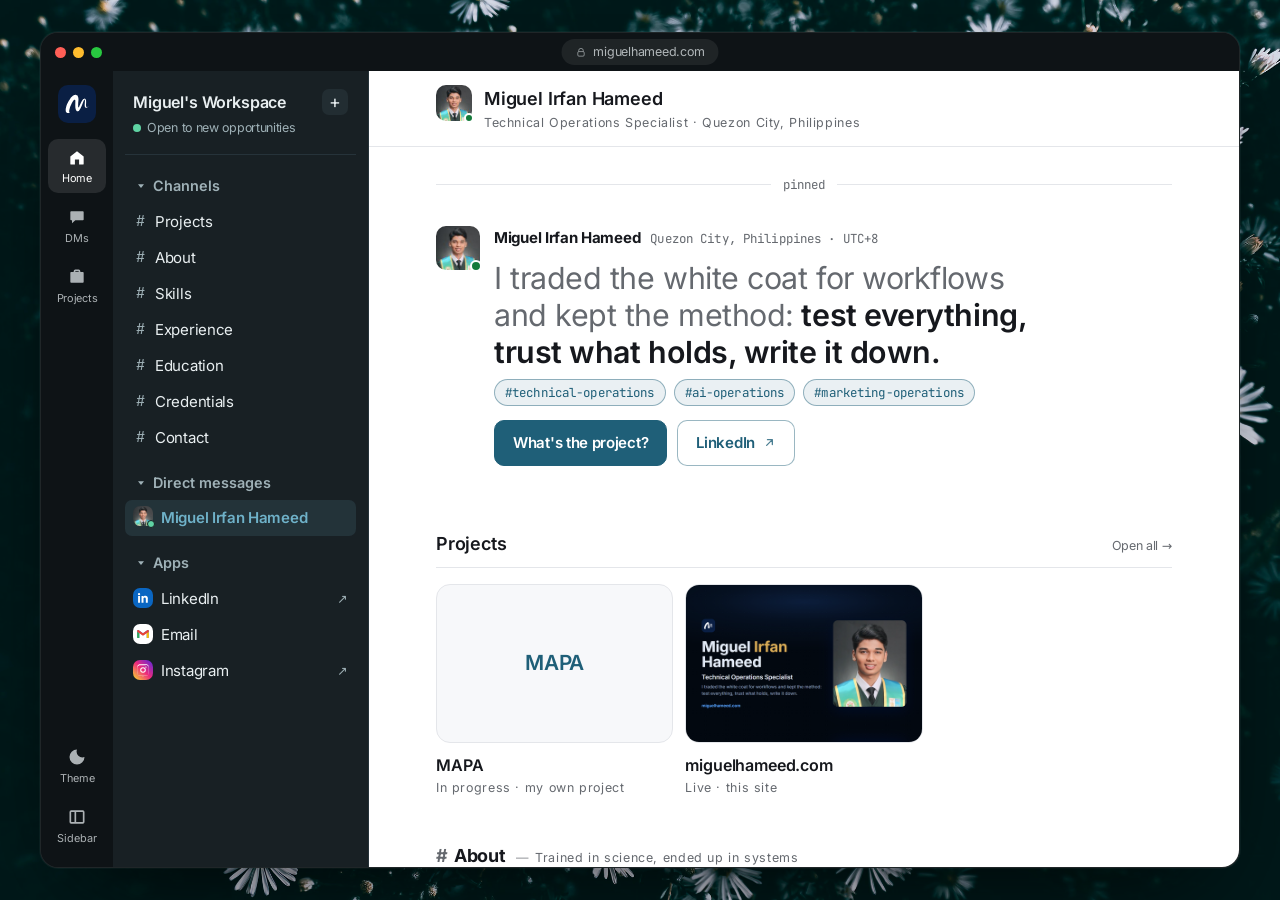
<file: index.html>
<!DOCTYPE html>
<html lang="en" data-theme="dark" data-prerendered>
<head>
  <meta charset="utf-8" />
  <meta name="viewport" content="width=device-width, initial-scale=1" />
  <title>Miguel Irfan Hameed — Technical Operations Specialist</title>
  <meta name="description" content="Miguel Irfan Hameed, Technical Operations Specialist in Quezon City, Philippines. I traded the white coat for workflows and kept the method: test everything, trust what holds, write it down. Open to work anywhere." />
  <meta name="theme-color" content="#182024" />
  <script>(function () { var u = new URLSearchParams(location.search).get('theme'), s = null; try { s = localStorage.getItem('mh-theme'); } catch (e) {} if (u === 'burgundy' || (u !== 'dark' && s === 'burgundy')) document.documentElement.dataset.theme = 'burgundy'; })();</script>
  <link rel="canonical" href="https://miguelhameed.com/" />
  <meta name="google-site-verification" content="iV2LYJ0MiXx-lplB7y9ovECImsSYhobyRBdW2v5pWPQ" />
  <link rel="icon" href="favicon.ico" />
  <link rel="apple-touch-icon" href="images/site/apple-touch-icon.png" />

  <meta property="og:type" content="profile" />
  <meta property="og:site_name" content="Miguel Irfan Hameed" />
  <meta property="og:url" content="https://miguelhameed.com/" />
  <meta property="og:title" content="Miguel Irfan Hameed — Technical Operations Specialist" />
  <meta property="og:description" content="I traded the white coat for workflows and kept the method: test everything, trust what holds, write it down. Quezon City, Philippines — open to work anywhere." />
  <meta property="og:image" content="https://miguelhameed.com/images/site/og-image.png" />
  <meta property="og:image:width" content="1200" />
  <meta property="og:image:height" content="630" />
  <meta property="og:image:alt" content="Miguel Irfan Hameed — Technical Operations Specialist, Quezon City" />
  <meta name="twitter:card" content="summary_large_image" />
  <meta name="twitter:title" content="Miguel Irfan Hameed — Technical Operations Specialist" />
  <meta name="twitter:description" content="I traded the white coat for workflows and kept the method: test everything, trust what holds, write it down. Open to work anywhere." />
  <meta name="twitter:image" content="https://miguelhameed.com/images/site/og-image.png" />
  <link rel="preload" href="fonts/inter-400.woff2" as="font" type="font/woff2" crossorigin />
  <link rel="preconnect" href="https://miguelhameed.goatcounter.com" crossorigin />
  <link rel="stylesheet" href="fonts/fonts.css" />
  <link rel="manifest" href="site.webmanifest" />
  <script type="application/ld+json">
{
  "@context": "https://schema.org",
  "@type": "Person",
  "name": "Miguel Irfan Hameed",
  "alternateName": "Miguel Hameed",
  "jobTitle": "Technical Operations Specialist",
  "url": "https://miguelhameed.com/",
  "image": "https://miguelhameed.com/images/site/headshot.jpg",
  "email": "mailto:miguelhameed@gmail.com",
  "address": {
    "@type": "PostalAddress",
    "addressLocality": "Quezon City",
    "addressCountry": "PH"
  },
  "sameAs": [
    "https://www.linkedin.com/in/miguelhameed",
    "https://www.instagram.com/miggybop/"
  ],
  "alumniOf": {
    "@type": "CollegeOrUniversity",
    "name": "Far Eastern University \u2013 Manila"
  },
  "knowsAbout": [
    "Technical operations",
    "Workflow design",
    "Process documentation",
    "AI agents",
    "Pipeline management",
    "Marketing operations"
  ]
}
  </script>
  <link rel="stylesheet" href="styles.css" />
</head>
<body>
  <a class="skip-link" href="#messages">Skip to content</a>

  <div class="desk">
    <div class="app" id="app">
      <div class="app-bar" aria-hidden="true">
        <span class="dots"><i></i><i></i><i></i></span>
        <span class="url-pill">
          <svg class="url-lock" viewBox="0 0 24 24" aria-hidden="true">
            <path d="M7 10V8a5 5 0 0 1 10 0v2" /><rect x="5" y="10" width="14" height="10" rx="2.5" />
          </svg>
          miguelhameed.com
        </span>
      </div>

      <nav class="rail" aria-label="Workspace">
        <a class="rail-mark" href="#intro" aria-label="Miguel's logo, back to the top"><img src="images/site/logo.svg" alt="" width="38" height="38" /></a>
        <a class="rail-btn is-active" href="#intro" data-rail="home">
          <svg viewBox="0 0 24 24" aria-hidden="true"><path d="M4 11.5 12 5l8 6.5V20a1 1 0 0 1-1 1h-4.5v-6h-5v6H5a1 1 0 0 1-1-1z"/></svg>
          <span>Home</span>
        </a>
        <a class="rail-btn" href="#contact" data-rail="dms">
          <svg viewBox="0 0 24 24" aria-hidden="true"><path d="M5 5h14a1 1 0 0 1 1 1v9a1 1 0 0 1-1 1H10l-4 3.5V16H5a1 1 0 0 1-1-1V6a1 1 0 0 1 1-1z"/></svg>
          <span>DMs</span>
        </a>
        <a class="rail-btn" href="#projects" data-rail="projects">
          <svg viewBox="0 0 24 24" aria-hidden="true"><path d="M8 6V5a2 2 0 0 1 2-2h4a2 2 0 0 1 2 2v1h3a1 1 0 0 1 1 1v11a1 1 0 0 1-1 1H5a1 1 0 0 1-1-1V7a1 1 0 0 1 1-1zm2 0h4V5h-4z"/></svg>
          <span>Projects</span>
        </a>
        <button class="rail-btn theme-btn" type="button" data-theme-toggle aria-label="Theme: switch between slate and ember">
          <svg viewBox="0 0 24 24" aria-hidden="true"><path d="M12 3a9 9 0 1 0 9 9 7 7 0 0 1-9-9z"/></svg>
          <span>Theme</span>
        </button>
        <button class="rail-btn side-toggle" type="button" aria-controls="sidebar" aria-expanded="true" aria-label="Sidebar: hide or show the channel list" data-side-toggle>
          <svg viewBox="0 0 24 24" aria-hidden="true"><path d="M5 4h14a2 2 0 0 1 2 2v12a2 2 0 0 1-2 2H5a2 2 0 0 1-2-2V6a2 2 0 0 1 2-2zm0 2v12h4V6H5zm6 0v12h8V6h-8z"/></svg>
          <span>Sidebar</span>
        </button>
      </nav>

      <aside class="sidebar" id="sidebar" aria-label="Channels">
        <div class="side-head">
          <div class="side-head-row">
            <strong>Miguel's Workspace</strong>
            <a class="side-plus" href="#" data-mail aria-label="Send Miguel an email">+</a>
          </div>
          <span class="side-status"><i></i> Open to new opportunities</span>
        </div>

        <button class="side-label" type="button" aria-expanded="true" aria-controls="channel-list" data-fold><svg class="caret" viewBox="0 0 24 24" aria-hidden="true"><path d="M6 8.5h12l-6 7.5z"/></svg>Channels</button>
        <ul class="side-list" id="channel-list"><li><a class="side-link" href="/projects/" data-channel="projects"><span class="hash" aria-hidden="true">#</span>Projects</a></li><li><a class="side-link" href="#about" data-channel="about"><span class="hash" aria-hidden="true">#</span>About</a></li><li><a class="side-link" href="#skills" data-channel="skills"><span class="hash" aria-hidden="true">#</span>Skills</a></li><li><a class="side-link" href="#experience" data-channel="experience"><span class="hash" aria-hidden="true">#</span>Experience</a></li><li><a class="side-link" href="#education" data-channel="education"><span class="hash" aria-hidden="true">#</span>Education</a></li><li><a class="side-link" href="#credentials" data-channel="credentials"><span class="hash" aria-hidden="true">#</span>Credentials</a></li><li><a class="side-link" href="#contact" data-channel="contact"><span class="hash" aria-hidden="true">#</span>Contact</a></li></ul>

        <button class="side-label" type="button" aria-expanded="true" aria-controls="dm-list" data-fold><svg class="caret" viewBox="0 0 24 24" aria-hidden="true"><path d="M6 8.5h12l-6 7.5z"/></svg>Direct messages</button>
        <ul class="side-list" id="dm-list">
          <li><a class="side-link" href="#intro" data-channel="intro"><span class="side-avatar" data-headshot></span> Miguel Irfan Hameed</a></li>
        </ul>

        <button class="side-label" type="button" aria-expanded="true" aria-controls="app-list" data-fold><svg class="caret" viewBox="0 0 24 24" aria-hidden="true"><path d="M6 8.5h12l-6 7.5z"/></svg>Apps</button>
        <ul class="side-list" id="app-list"><li><a class="side-link" href="https://www.linkedin.com/in/miguelhameed" target="_blank" rel="noopener"><span class="app-icon app-linkedin"><svg viewBox="0 0 24 24" aria-hidden="true"><path d="M6.94 8.5H3.56V20h3.38V8.5zM5.25 3.5a1.96 1.96 0 1 0 0 3.92 1.96 1.96 0 0 0 0-3.92zM20.44 13.2c0-3.1-1.65-4.94-4.3-4.94-1.94 0-2.8 1.07-3.29 1.82V8.5H9.48V20h3.37v-5.7c0-1.5.28-2.96 2.14-2.96 1.83 0 1.86 1.72 1.86 3.06V20h3.38l.01-6.8z"></path></svg></span>LinkedIn<span class="ext" aria-hidden="true">↗</span><span class="sr-only"> (opens in a new tab)</span></a></li><li><a class="side-link" href="mailto:miguelhameed@gmail.com"><span class="app-icon app-email"><svg viewBox="0 0 24 24" aria-hidden="true"><path fill="#ffffff" d="M3 6h18v12H3z"></path><path fill="#4285F4" d="M20.4 19h-2.1V9.9L12 14.3 5.7 9.9V19H3.6A1.6 1.6 0 0 1 2 17.4V6.6C2 5.7 2.7 5 3.6 5h.7L12 10.6 19.7 5h.7c.9 0 1.6.7 1.6 1.6v10.8c0 .9-.7 1.6-1.6 1.6z"></path><path fill="#34A853" d="M2 17.4V8.1l3.7 2.6V19H3.6A1.6 1.6 0 0 1 2 17.4z"></path><path fill="#FBBC04" d="M22 17.4c0 .9-.7 1.6-1.6 1.6h-2.1v-8.3L22 8.1z"></path><path fill="#EA4335" d="M2 6.6C2 5.7 2.7 5 3.6 5h.7L12 10.6 19.7 5h.7c.9 0 1.6.7 1.6 1.6v1.5L12 14.9 2 8.1z"></path></svg></span>Email</a></li><li><a class="side-link" href="https://www.instagram.com/miggybop/" target="_blank" rel="noopener"><span class="app-icon app-instagram"><svg viewBox="0 0 24 24" aria-hidden="true"><path d="M12 2.2c3.2 0 3.6 0 4.9.07 1.2.05 1.8.25 2.2.42.6.22 1 .48 1.4.9.4.4.7.8.9 1.4.17.4.37 1 .42 2.2.06 1.3.07 1.7.07 4.9s0 3.6-.07 4.9c-.05 1.2-.25 1.8-.42 2.2-.22.6-.48 1-.9 1.4-.4.4-.8.7-1.4.9-.4.17-1 .37-2.2.42-1.3.06-1.7.07-4.9.07s-3.6 0-4.9-.07c-1.2-.05-1.8-.25-2.2-.42-.6-.22-1-.48-1.4-.9-.4-.4-.7-.8-.9-1.4-.17-.4-.37-1-.42-2.2C2.2 15.6 2.2 15.2 2.2 12s0-3.6.07-4.9c.05-1.2.25-1.8.42-2.2.22-.6.48-1 .9-1.4.4-.4.8-.7 1.4-.9.4-.17 1-.37 2.2-.42C8.4 2.2 8.8 2.2 12 2.2zm0 1.8c-3.1 0-3.5 0-4.8.07-1.1.05-1.7.24-2.1.4-.5.2-.9.44-1.3.84-.4.4-.64.8-.84 1.3-.16.4-.35 1-.4 2.1C2.5 9.5 2.5 9.9 2.5 13s0 3.5.07 4.8c.05 1.1.24 1.7.4 2.1.2.5.44.9.84 1.3.4.4.8.64 1.3.84.4.16 1 .35 2.1.4 1.3.07 1.7.07 4.8.07s3.5 0 4.8-.07c1.1-.05 1.7-.24 2.1-.4.5-.2.9-.44 1.3-.84.4-.4.64-.8.84-1.3.16-.4.35-1 .4-2.1.07-1.3.07-1.7.07-4.8s0-3.5-.07-4.8c-.05-1.1-.24-1.7-.4-2.1-.2-.5-.44-.9-.84-1.3-.4-.4-.8-.64-1.3-.84-.4-.16-1-.35-2.1-.4C15.5 4 15.1 4 12 4z"></path><path d="M12 7.2A4.8 4.8 0 1 0 12 16.8 4.8 4.8 0 0 0 12 7.2zm0 7.9a3.1 3.1 0 1 1 0-6.2 3.1 3.1 0 0 1 0 6.2z"></path><circle cx="17" cy="7" r="1.15"></circle></svg></span>Instagram<span class="ext" aria-hidden="true">↗</span><span class="sr-only"> (opens in a new tab)</span></a></li></ul>
      </aside>

      <main class="pane" id="messages" tabindex="-1">
        <header class="pane-head">
          <button class="menu-btn" type="button" aria-controls="sidebar" aria-expanded="false" data-menu>
            <svg viewBox="0 0 24 24" aria-hidden="true"><path d="M4 7h16M4 12h16M4 17h16"/></svg>
            <span class="sr-only">Channels</span>
          </button>
          <span data-head-avatar></span>
          <div class="pane-title">
            <p class="pane-h" id="pane-title">Miguel Hameed</p>
            <p id="pane-sub" data-kind="person"><span>Technical Operations Specialist</span><span class="sub-place"> · Quezon City, Philippines</span></p>
          </div>
          <a class="mob-mail" href="#" data-mail aria-label="Email Miguel">
            <svg viewBox="0 0 24 24" aria-hidden="true"><path d="M4 6h16a1 1 0 0 1 1 1v10a1 1 0 0 1-1 1H4a1 1 0 0 1-1-1V7a1 1 0 0 1 1-1zm0 1.6V17h16V7.6l-8 5.2z"/></svg>
          </a>
          <button class="mob-theme" type="button" data-theme-toggle aria-label="Switch between slate and ember">
            <svg viewBox="0 0 24 24" aria-hidden="true"><path d="M12 3a9 9 0 1 0 9 9 7 7 0 0 1-9-9z"/></svg>
          </button>
        </header>

        <h1 class="sr-only">Miguel Hameed — Technical Operations Specialist</h1>
        <div class="feed" id="feed">
<p class="noscript" id="load-failed" hidden>This page didn’t finish loading.
            <a href="#" onclick="location.reload(); return false">Reload it</a> to try again. You can still reach Miguel at
            <a href="mailto:miguelhameed@gmail.com">miguelhameed@gmail.com</a>.</p>
<div class="day mono" id="intro" data-section="intro">pinned</div>
      <article class="msg reveal in">
        <span class="avatar-live"><img class="msg-avatar" src="/images/site/headshot-avatar.jpg?v=2" alt="Miguel Irfan Hameed" width="44" height="44" loading="lazy"><i class="live-dot" title="Open to work anywhere"></i></span>
        <div class="msg-body">
          <div class="msg-meta"><span class="msg-name">Miguel Irfan Hameed</span><span class="msg-time mono">Quezon City, Philippines · UTC+8</span></div>
          <div class="intro-grid">
            <div class="intro-main">
              <p class="lede"><span class="before">I traded the white coat for workflows and kept the method:</span> test everything, trust what holds, write it down.</p>
              <p class="hash-tags"><span class="hash-tag mono">#technical-operations</span><span class="hash-tag mono">#ai-operations</span><span class="hash-tag mono">#marketing-operations</span></p>
              
    <div class="actions" data-intro-actions="">
      <a class="btn btn-primary" href="mailto:miguelhameed@gmail.com">What's the project?</a>
      <a class="btn btn-brand" href="https://www.linkedin.com/in/miguelhameed" target="_blank" rel="noopener">LinkedIn<svg class="btn-arrow" viewBox="0 0 16 16" aria-hidden="true"><path d="M4.5 11.5 11.5 4.5M5.5 4.5h6v6"></path></svg><span class="sr-only"> (opens in a new tab)</span></a>
    </div>
              
            </div>
          </div>
        </div>
      </article>
    <section class="proj-strip" aria-labelledby="proj-heading">
      <div class="proj-head">
        <h2 class="proj-heading" id="proj-heading">Projects</h2>
        <a class="proj-all" href="/projects/">Open all <span aria-hidden="true">→</span></a>
      </div>
      <ul class="proj-cards">
        <li>
          <a class="proj-card" href="/projects/" data-project="0">
            <span class="proj-thumb is-name" aria-hidden="true">MAPA</span>
            <span class="proj-name">MAPA</span>
            <span class="proj-meta">In progress · my own project</span>
          </a>
        </li>
        <li>
          <a class="proj-card" href="/projects/" data-project="1">
            <span class="proj-thumb"><img src="/images/work/miguelhameed-com.webp" srcset="/images/work/miguelhameed-com.webp 522w, /images/work/miguelhameed-com-780.webp 780w" sizes="(max-width: 767px) 45vw, 360px" alt="" width="522" height="348" loading="lazy"></span>
            <span class="proj-name">miguelhameed.com</span>
            <span class="proj-meta">Live · this site</span>
          </a>
        </li></ul>
    </section>
    <h2 class="channel-divider" id="about" data-section="about">
      <span class="hash" aria-hidden="true">#</span>About<span class="divider-sub"><span class="divider-dash" aria-hidden="true">—</span> Trained in science, ended up in systems</span>
    </h2>
    <article class="msg reveal in">
      <img class="msg-avatar" src="/images/site/headshot-avatar.jpg?v=2" alt="" width="44" height="44" loading="lazy">
      <div class="msg-body">
        <div class="msg-meta"><span class="msg-name">Miguel Irfan Hameed</span><span class="msg-time mono">about</span></div>
        
      <p class="about-text">I fixed a system nobody else could get working. I think about that more than anything else I have done, because it was the first time I understood what I actually wanted — not a title, not a department. To be the one people come to when something has stopped.</p><p class="about-text">Before that I was further back — survey data, health facility records, numbers somebody else would eventually stand up and present. Good work, and I still like it. But it wears on you quietly. That is the only way I can describe the stretch of unhappiness that followed. No single bad day. Just years of it.</p><p class="about-text">So I made a decision that did not look like a career move. I took work as a virtual assistant, and it turned out to be the opening that led here — to operations, the first work I have done that has my name on it.</p><p class="about-text">It took a few years to see what I had been circling the whole time. It was never the subject. It was the running of it: holding the parts together, keeping them straight, making the whole thing easier for whoever is on the other end. It doesn’t matter where I sit. What I want is to be the name that comes up when something breaks.</p><p class="about-text">I did not expect to enjoy carrying this much at once, but I do. I think it is because this time I am the one standing up with it.</p>
      <blockquote class="motto">“I find what's broken, fix it, and keep it moving.”</blockquote>
      </div>
    </article>
    <h2 class="channel-divider" id="skills" data-section="skills">
      <span class="hash" aria-hidden="true">#</span>Skills<span class="divider-sub"><span class="divider-dash" aria-hidden="true">—</span> This is the list, minus the ones that I’d have to google.</span>
    </h2>
    <article class="msg reveal in">
      <img class="msg-avatar" src="/images/site/headshot-avatar.jpg?v=2" alt="" width="44" height="44" loading="lazy">
      <div class="msg-body">
        <div class="msg-meta"><span class="msg-name">Miguel Irfan Hameed</span><span class="msg-time mono">skills</span></div>
        <ul class="skill-rows">
      <li>
        <h3 class="skill-group-name">Operations and Systems</h3>
        <div class="skill-body">
          <p class="skill-does">Workflow design<span class="sep"> / </span>Process documentation<span class="sep"> / </span>Website quality checks</p>
          <p class="skill-tools"><span class="label">Tools</span> ClickUp · GitHub · Lighthouse · HTML/CSS</p>
        </div>
      </li>
      <li>
        <h3 class="skill-group-name">Agentic AI and Automations</h3>
        <div class="skill-body">
          <p class="skill-does">Agent and AI Skill building<span class="sep"> / </span>AI workflow mapping</p>
          <p class="skill-tools"><span class="label">Tools</span> Claude · ClickUp AI</p>
        </div>
      </li>
      <li>
        <h3 class="skill-group-name">Pipeline and Partnerships</h3>
        <div class="skill-body">
          <p class="skill-does">Lead and partner research<span class="sep"> / </span>Lead qualification<span class="sep"> / </span>Pipeline management<span class="sep"> / </span>Competitive research and teardowns<span class="sep"> / </span>Outreach sequencing and replies</p>
          <p class="skill-tools"><span class="label">Tools</span> Dripify · LinkedIn Sales Navigator · Apollo</p>
        </div>
      </li>
      <li>
        <h3 class="skill-group-name">Marketing Operations</h3>
        <div class="skill-body">
          <p class="skill-does">Content pipeline management<span class="sep"> / </span>Editorial workflows<span class="sep"> / </span>Content writing and editing</p>
          <p class="skill-tools"><span class="label">Tools</span> Buffer · GA4</p>
        </div>
      </li></ul>
      </div>
    </article>
    <h2 class="channel-divider" id="experience" data-section="experience">
      <span class="hash" aria-hidden="true">#</span>Experience
    </h2>
    <article class="msg reveal in">
      <img class="msg-avatar" src="/images/site/headshot-avatar.jpg?v=2" alt="" width="44" height="44" loading="lazy">
      <div class="msg-body">
        <div class="msg-meta"><span class="msg-name">Miguel Irfan Hameed</span><span class="msg-time mono">overview</span></div>
        
      <p class="section-lede">Government health programmes to technical operations, method intact.</p>
      <ul class="timeline">
      <li><span class="tl-role"><strong>Technical Operations Specialist</strong></span><span class="tl-org">Cloud Sentry Solutions</span><span class="tl-dates">April, 2025 – Present</span></li>
      <li><span class="tl-role"><strong>Health Program Officer II</strong></span><span class="tl-org">Department of Health</span><span class="tl-dates">April, 2025 – January, 2026</span></li>
      <li><span class="tl-role"><strong>Project Technical Specialist I</strong></span><span class="tl-org">DOST-FNRI</span><span class="tl-dates">November, 2023 – August, 2024</span></li>
      <li><span class="tl-role"><strong>Project Technical Assistant II</strong></span><span class="tl-org">DOST-FNRI</span><span class="tl-dates">September – November, 2023</span></li></ul>
      </div>
    </article>
    <article class="msg reveal in">
      <img class="msg-avatar" src="/images/site/headshot-avatar.jpg?v=2" alt="" width="44" height="44" loading="lazy">
      <div class="msg-body">
        <div class="msg-meta"><span class="msg-name">Miguel Irfan Hameed</span><span class="msg-time mono">role 1 of 3</span></div>
        
      <div class="role-head role-head-multi">
        <img class="org-logo" src="/images/experience/cloud-sentry.webp" alt="Cloud Sentry Solutions logo" width="96" height="96" loading="lazy">
        <div>
          <h3 class="work-title">Technical Operations Specialist</h3>
          <p class="org">Cloud Sentry Solutions · Freelance</p>
          <p class="where">New Hampshire, New England · April, 2025 – Present</p>
        </div>
      </div>
      <ul class="points"><li>ClickUp workspace architecture for Service Pyramid delivery.</li><li>Automation of recurring L1 controls monitoring (onboarding, access reviews, evidence collection).</li><li>Standard Operations Procedure and runbook authoring for client delivery.</li><li>Cross-tool integration (ClickUp, identity tools, DLP, audit tooling).</li></ul>
      
      
      </div>
    </article>
    <article class="msg reveal in">
      <img class="msg-avatar" src="/images/site/headshot-avatar.jpg?v=2" alt="" width="44" height="44" loading="lazy">
      <div class="msg-body">
        <div class="msg-meta"><span class="msg-name">Miguel Irfan Hameed</span><span class="msg-time mono">role 2 of 3</span></div>
        
      <div class="role-head role-head-multi">
        <img class="org-logo" src="/images/experience/doh.webp" alt="Department of Health – Metro Manila Center for Health Development logo" width="96" height="96" loading="lazy">
        <div>
          <h3 class="work-title">Health Program Officer II</h3>
          <p class="org">Department of Health – Metro Manila Center for Health Development</p>
          <p class="where">Mandaluyong City, Philippines · April, 2025 – January, 2026</p>
        </div>
      </div>
      <ul class="points"><li>Managed and validated health facility data for the Field Health Services Information System (FHSIS), to support accurate regional and national health reporting.</li><li>Coordinated with local health units and partner facilities to ensure timely, complete and standardised submission of public health data.</li><li>Reviewed, consolidated and analysed routine health reports to support monitoring, planning and decision-making for public health programmes.</li></ul>
      
      <div class="role-earlier">
        <p class="earlier-head"><span class="label">Certificates</span></p>
        <ul class="certs">
          <li>
            <p class="cert-head"><span class="cert-title">Certificate of Completion of the Field Health Services and Information System Data Management and Analysis Training</span><span class="cert-date">August, 2025</span></p>
          </li>
          <li>
            <p class="cert-head"><span class="cert-title">Certificate of Completion for Data Quality Check Training: Critical Program for Universal Health Care Coverage</span><span class="cert-date">September, 2025</span></p>
          </li>
          <li>
            <p class="cert-head"><span class="cert-title">Certificate of Recognition for Workshop on Data Analysis for Different Health Programs</span><span class="cert-date">October, 2025</span></p>
          </li></ul>
      </div>
      
      </div>
    </article>
    <article class="msg reveal in">
      <img class="msg-avatar" src="/images/site/headshot-avatar.jpg?v=2" alt="" width="44" height="44" loading="lazy">
      <div class="msg-body">
        <div class="msg-meta"><span class="msg-name">Miguel Irfan Hameed</span><span class="msg-time mono">role 3 of 3</span></div>
        
      <div class="role-head role-head-multi">
        <img class="org-logo" src="/images/experience/dost-fnri.webp" alt="DOST – Food and Nutrition Research Institute logo" width="96" height="96" loading="lazy">
        <div>
          <h3 class="work-title">Project Technical Specialist I</h3>
          <p class="org">DOST – Food and Nutrition Research Institute</p>
          <p class="where">Taguig City, Philippines · September, 2023 – August, 2024</p>
        </div>
      </div>
      <ul class="points"><li>Conducted data collection and validation for the National Nutrition Survey, ensuring the accuracy and completeness of nutritional data.</li><li>Collected, aliquoted and processed biological fluid samples through phlebotomy, to support the analysis of biochemical markers for the survey.</li><li>Performed laboratory processing and analysis of the biochemical markers used to assess and update the nutritional status of the Filipino population nationwide.</li></ul>
      
      
      <div class="role-earlier">
        <p class="earlier-head"><span class="label">Before this</span> <strong>Project Technical Assistant II</strong> · September – November, 2023</p>
        <ul class="points"><li>Encoded and validated the data collected throughout the National Nutrition Survey.</li><li>Received and designated the biochemical markers collected from the survey.</li></ul>
      </div>
      </div>
    </article>
    <h2 class="channel-divider" id="education" data-section="education">
      <span class="hash" aria-hidden="true">#</span>Education
    </h2>
    <article class="msg reveal in">
      <img class="msg-avatar" src="/images/site/headshot-avatar.jpg?v=2" alt="" width="44" height="44" loading="lazy">
      <div class="msg-body">
        <div class="msg-meta"><span class="msg-name">Miguel Irfan Hameed</span><span class="msg-time mono">school 1 of 2</span></div>
        
      <div class="role-head role-head-multi role-head-school">
        <img class="org-logo" src="/images/education/feu.png" alt="Far Eastern University – Manila logo" width="96" height="96" loading="lazy">
        <div>
          <h3 class="work-title">Far Eastern <span class="keep">University – Manila</span></h3>
          <p class="org">Bachelor of Science, Major in Medical Technology</p>
          <p class="where">Sampaloc, Manila · June, 2022</p>
        </div>
      </div>
      <p class="school-note">Cumulative GPA: <strong>3.34</strong></p>
      
      <p class="school-line"><span class="label">Research</span> <strong>Antimicrobial Property of MgO Nanoparticles: A Narrative Review</strong></p>
      
      <div class="school-line"><span class="label">Dean's Lister</span>
        <ul class="honours"><li>Second Honors · Academic Year 2018 – 2019</li><li>Second Honors · Academic Year 2019 – 2020</li><li>First Honors · Academic Year 2020 – 2021</li></ul>
      </div>
      
      <div class="role-earlier">
        <p class="earlier-head"><span class="label">Certificates</span></p>
        <ul class="certs">
          <li>
            <p class="cert-head"><span class="cert-title">Certificate of Participation in the International Undergraduate Research Conference for Philippine Association of Schools of Medical Technology and Public Health, Inc.</span><span class="cert-date">November, 2021</span></p>
          </li></ul>
      </div>
      </div>
    </article>
    <article class="msg reveal in">
      <img class="msg-avatar" src="/images/site/headshot-avatar.jpg?v=2" alt="" width="44" height="44" loading="lazy">
      <div class="msg-body">
        <div class="msg-meta"><span class="msg-name">Miguel Irfan Hameed</span><span class="msg-time mono">school 2 of 2</span></div>
        
      <div class="role-head role-head-multi role-head-school">
        <img class="org-logo" src="/images/education/ceu.png" alt="Centro Escolar University – Manila logo" width="96" height="96" loading="lazy">
        <div>
          <h3 class="work-title">Centro Escolar <span class="keep">University – Manila</span></h3>
          <p class="org">Science, Technology, Engineering and Mathematics</p>
          <p class="where">San Miguel, Manila · June, 2018</p>
        </div>
      </div>
      <p class="school-note">Medical Transcriptionist</p>
      
      <p class="school-line"><span class="label">Research</span> <strong>The Perception of Students on Self Diagnosed Clinical Depression &amp; Anxiety: A Phenomenological Study</strong></p>
      
      
      </div>
    </article>
    <article class="msg reveal in">
      <img class="msg-avatar" src="/images/site/headshot-avatar.jpg?v=2" alt="" width="44" height="44" loading="lazy">
      <div class="msg-body">
        <div class="msg-meta"><span class="msg-name">Miguel Irfan Hameed</span><span class="msg-time mono">licence</span></div>
        
      <p class="school-line"><span class="label">Licensed</span> Medical Technologist · Professional Regulation Commission · September 29, 2023</p>
      
      <div class="role-earlier">
        <p class="earlier-head"><span class="label">Certificates</span></p>
        <ul class="certs">
          <li>
            <p class="cert-head"><span class="cert-title">Certification of Completion for NIDA Clinical Trials Network</span><span class="cert-date">July, 2022</span></p>
          </li>
          <li>
            <p class="cert-head"><span class="cert-title">Certification of Attendance for Transporting Dangerous Goods Training</span><span class="cert-date">July, 2022</span></p>
          </li>
          <li>
            <p class="cert-head"><span class="cert-title">Certificate of Completion on The Manual of Operations for Screening Drug Testing Laboratories</span><span class="cert-date">August, 2024</span></p>
          </li></ul>
      </div>
      </div>
    </article>
    <h2 class="channel-divider" id="credentials" data-section="credentials">
      <span class="hash" aria-hidden="true">#</span>Credentials<span class="divider-sub"><span class="divider-dash" aria-hidden="true">—</span> Click it, I’ll wait.</span>
    </h2>
    <article class="msg reveal in">
      <img class="msg-avatar" src="/images/site/headshot-avatar.jpg?v=2" alt="" width="44" height="44" loading="lazy">
      <div class="msg-body">
        <div class="msg-meta"><span class="msg-name">Miguel Irfan Hameed</span><span class="msg-time mono">credentials</span></div>
        
      <ul class="cred-rows">
        <li>
          <button class="cred-row is-link" type="button" data-sheet="0">
            <span class="cred-mark"><img src="/images/credentials/clickup.webp" alt="" width="162" height="162" loading="lazy"></span>
            <span class="cred-body">
              <span class="cred-kind label">Certification</span>
              <strong class="cred-title">Certified ClickUp Expert</strong>
              <span class="cred-topic">ClickUp's own certification. It is the system my work runs on.</span>
            </span>
            <span class="cred-cue">Open <span aria-hidden="true">→</span></span>
          </button>
        </li>
        <li>
          <div class="cred-row">
            <span class="cred-mark"><img src="/images/credentials/sc-300.webp" alt="" width="162" height="162" loading="lazy"></span>
            <span class="cred-body">
              <span class="cred-kind label">In progress · Microsoft</span>
              <strong class="cred-title">SC-300: Identity and Access Administrator</strong>
              <span class="cred-topic">On track for 2026. Only the exam stands between me and the badge.</span>
            </span>
            
          </div>
        </li>
        <li>
          <div class="cred-row">
            <span class="cred-mark"><img src="/images/credentials/sc-200.webp" alt="" width="162" height="162" loading="lazy"></span>
            <span class="cred-body">
              <span class="cred-kind label">In progress · Microsoft</span>
              <strong class="cred-title">SC-200: Security Operations Analyst</strong>
              <span class="cred-topic">On track for 2026. Only the exam stands between me and the badge.</span>
            </span>
            
          </div>
        </li></ul>
      </div>
    </article>
    <h2 class="channel-divider" id="contact" data-section="contact">
      <span class="hash" aria-hidden="true">#</span>Contact<span class="divider-sub"><span class="divider-dash" aria-hidden="true">—</span> Yes, that’s my actual email.</span>
    </h2>
    <article class="msg reveal in">
      <img class="msg-avatar" src="/images/site/headshot-avatar.jpg?v=2" alt="" width="44" height="44" loading="lazy">
      <div class="msg-body">
        <div class="msg-meta"><span class="msg-name">Miguel Irfan Hameed</span><span class="msg-time mono">contact</span></div>
        
      <p class="section-lede">If you're building a team that needs work to run on rails, I'd like to hear about it.</p>
      <ul class="contact-list">
        <li><span class="label">Email</span><a href="mailto:miguelhameed@gmail.com">miguelhameed@gmail.com</a></li>
        <li><span class="label">LinkedIn</span><a href="https://www.linkedin.com/in/miguelhameed" target="_blank" rel="noopener">linkedin.com/in/miguelhameed <span aria-hidden="true">↗</span><span class="sr-only"> (opens in a new tab)</span></a></li>
        <li><span class="label">Resume</span><a href="mailto:miguelhameed@gmail.com?subject=Resume%20request">Sent on request, specifically made for you.</a></li>
        <li><span class="label">Based in</span><span>Quezon City, Philippines (UTC+8)</span></li>
        <li><span class="label">Status</span><span>Open to new opportunities, remote or relocation</span></li>
      </ul>
      
    <div class="actions" data-contact-actions="">
      <a class="btn btn-primary" href="mailto:miguelhameed@gmail.com">What's the project?</a>
      
    </div>
      </div>
    </article><p class="end">— end of conversation —</p>
        </div>
      </main>

      <div class="scrim" data-scrim hidden></div>

      <div class="float-wrap" id="float-btn">
        <a class="float-btn" id="float-link" href="mailto:miguelhameed@gmail.com">What's the project?</a>
        <button class="float-x" id="float-x" type="button" aria-label="Dismiss">
          <svg viewBox="0 0 24 24" aria-hidden="true"><path d="M6 6l12 12M18 6L6 18"/></svg>
        </button>
      </div>
    </div>
  </div>

  <div class="sheet-scrim" id="sheet-scrim" hidden></div>
  <div class="sheet" id="sheet" role="dialog" aria-modal="true" aria-labelledby="sheet-title" hidden>
    <button class="sheet-x" id="sheet-x" type="button" aria-label="Close">
      <svg viewBox="0 0 24 24" aria-hidden="true"><path d="M6 6l12 12M18 6L6 18"/></svg>
    </button>
    <div class="sheet-body" id="sheet-body"></div>
  </div>

  <script data-goatcounter="https://miguelhameed.goatcounter.com/count" async src="//gc.zgo.at/count.js"></script>
  <script src="content/settings.js"></script>
  <script src="content/person.js"></script>
  <script src="content/projects.js"></script>
  <script src="content/about.js"></script>
  <script src="content/skills.js"></script>
  <script src="content/experience.js"></script>
  <script src="content/education.js"></script>
  <script src="content/credentials.js"></script>
  <script src="content/testimonials.js"></script>
  <script src="content/contact.js"></script>
  <script src="script.js"></script>
  <script>if (!document.documentElement.hasAttribute('data-drawn')) { var failed = document.getElementById('load-failed'); if (failed) failed.hidden = false; }</script>
</body>
</html>
</file>
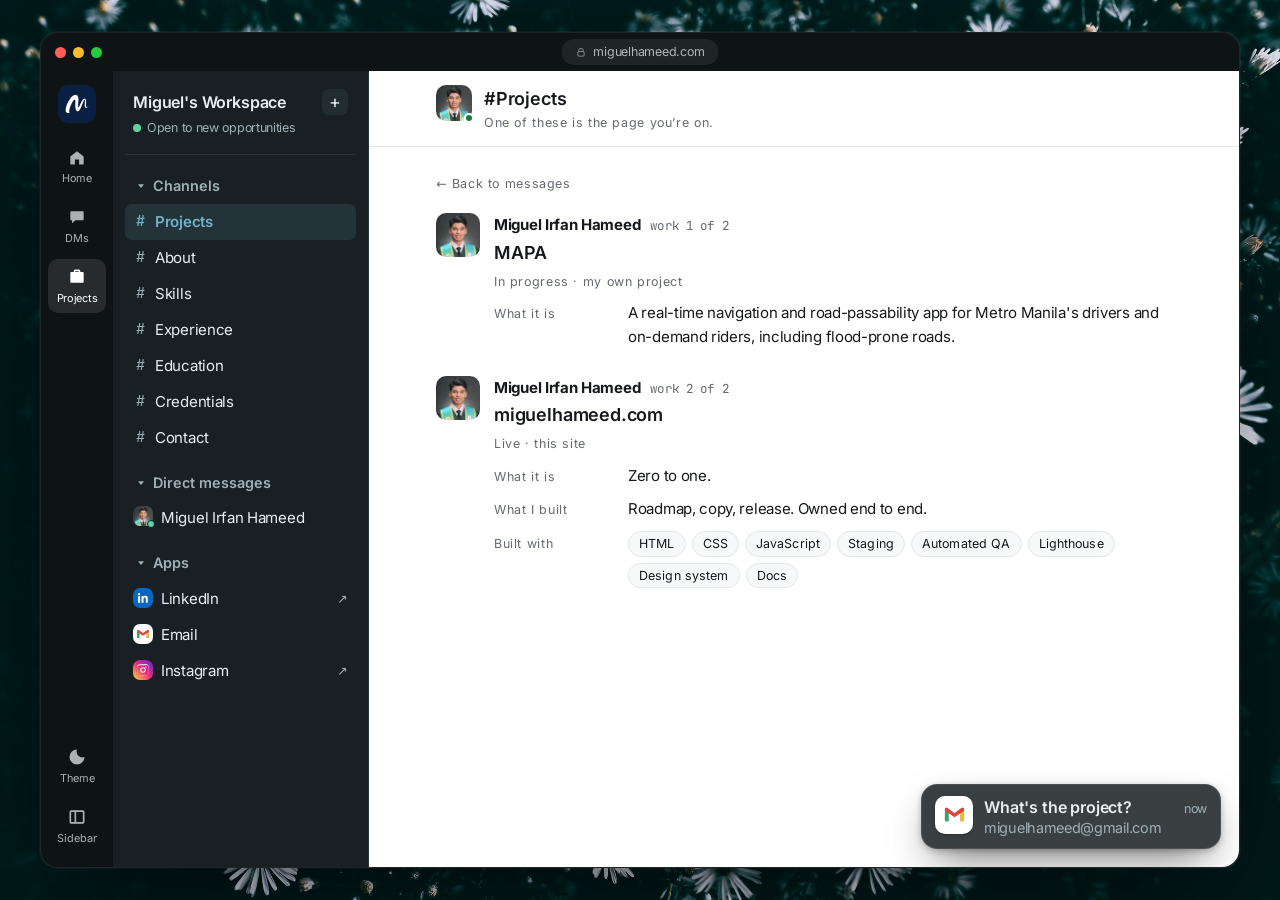
<file: projects/index.html>
<!DOCTYPE html>
<html lang="en" data-theme="dark" data-prerendered>
<head>
  <meta charset="utf-8" />
  <meta name="viewport" content="width=device-width, initial-scale=1" />
  <title>Projects — Miguel Irfan Hameed</title>
  <meta name="description" content="Miguel Irfan Hameed's own projects: MAPA, a road-passability app for Metro Manila, and this site." />
  <meta name="theme-color" content="#182024" />
  <script>(function () { var u = new URLSearchParams(location.search).get('theme'), s = null; try { s = localStorage.getItem('mh-theme'); } catch (e) {} if (u === 'burgundy' || (u !== 'dark' && s === 'burgundy')) document.documentElement.dataset.theme = 'burgundy'; })();</script>
  <link rel="canonical" href="https://miguelhameed.com/projects/" />
  <meta name="google-site-verification" content="iV2LYJ0MiXx-lplB7y9ovECImsSYhobyRBdW2v5pWPQ" />
  <link rel="icon" href="../favicon.ico" />
  <link rel="apple-touch-icon" href="../images/site/apple-touch-icon.png" />

  <meta property="og:type" content="article" />
  <meta property="og:site_name" content="Miguel Irfan Hameed" />
  <meta property="og:url" content="https://miguelhameed.com/projects/" />
  <meta property="og:title" content="Projects — Miguel Irfan Hameed" />
  <meta property="og:description" content="Miguel Irfan Hameed's own projects: MAPA, a road-passability app for Metro Manila, and this site." />
  <meta property="og:image" content="https://miguelhameed.com/images/site/og-image.png" />
  <meta property="og:image:width" content="1200" />
  <meta property="og:image:height" content="630" />
  <meta property="og:image:alt" content="Miguel Irfan Hameed — Technical Operations Specialist, Quezon City" />
  <meta name="twitter:card" content="summary_large_image" />
  <meta name="twitter:title" content="Projects — Miguel Irfan Hameed" />
  <meta name="twitter:description" content="Miguel Irfan Hameed's own projects: MAPA, a road-passability app for Metro Manila, and this site." />
  <meta name="twitter:image" content="https://miguelhameed.com/images/site/og-image.png" />
  <link rel="preload" href="../fonts/inter-400.woff2" as="font" type="font/woff2" crossorigin />
  <link rel="preconnect" href="https://miguelhameed.goatcounter.com" crossorigin />
  <link rel="stylesheet" href="../fonts/fonts.css" />
  <link rel="manifest" href="../site.webmanifest" />
  <script type="application/ld+json">
{
  "@context": "https://schema.org",
  "@type": "Person",
  "name": "Miguel Irfan Hameed",
  "alternateName": "Miguel Hameed",
  "jobTitle": "Technical Operations Specialist",
  "url": "https://miguelhameed.com/",
  "image": "https://miguelhameed.com/images/site/headshot.jpg",
  "email": "mailto:miguelhameed@gmail.com",
  "address": {
    "@type": "PostalAddress",
    "addressLocality": "Quezon City",
    "addressCountry": "PH"
  },
  "sameAs": [
    "https://www.linkedin.com/in/miguelhameed",
    "https://www.instagram.com/miggybop/"
  ],
  "alumniOf": {
    "@type": "CollegeOrUniversity",
    "name": "Far Eastern University \u2013 Manila"
  },
  "knowsAbout": [
    "Technical operations",
    "Workflow design",
    "Process documentation",
    "AI agents",
    "Pipeline management",
    "Marketing operations"
  ]
}
  </script>
  <link rel="stylesheet" href="../styles.css" />
</head>
<body>
  <a class="skip-link" href="#messages">Skip to content</a>

  <div class="desk">
    <div class="app" id="app">
      <div class="app-bar" aria-hidden="true">
        <span class="dots"><i></i><i></i><i></i></span>
        <span class="url-pill">
          <svg class="url-lock" viewBox="0 0 24 24" aria-hidden="true">
            <path d="M7 10V8a5 5 0 0 1 10 0v2" /><rect x="5" y="10" width="14" height="10" rx="2.5" />
          </svg>
          miguelhameed.com
        </span>
      </div>

      <nav class="rail" aria-label="Workspace">
        <a class="rail-mark" href="#intro" aria-label="Miguel's logo, back to the top"><img src="../images/site/logo.svg" alt="" width="38" height="38" /></a>
        <a class="rail-btn is-active" href="#intro" data-rail="home">
          <svg viewBox="0 0 24 24" aria-hidden="true"><path d="M4 11.5 12 5l8 6.5V20a1 1 0 0 1-1 1h-4.5v-6h-5v6H5a1 1 0 0 1-1-1z"/></svg>
          <span>Home</span>
        </a>
        <a class="rail-btn" href="#contact" data-rail="dms">
          <svg viewBox="0 0 24 24" aria-hidden="true"><path d="M5 5h14a1 1 0 0 1 1 1v9a1 1 0 0 1-1 1H10l-4 3.5V16H5a1 1 0 0 1-1-1V6a1 1 0 0 1 1-1z"/></svg>
          <span>DMs</span>
        </a>
        <a class="rail-btn" href="#projects" data-rail="projects">
          <svg viewBox="0 0 24 24" aria-hidden="true"><path d="M8 6V5a2 2 0 0 1 2-2h4a2 2 0 0 1 2 2v1h3a1 1 0 0 1 1 1v11a1 1 0 0 1-1 1H5a1 1 0 0 1-1-1V7a1 1 0 0 1 1-1zm2 0h4V5h-4z"/></svg>
          <span>Projects</span>
        </a>
        <button class="rail-btn theme-btn" type="button" data-theme-toggle aria-label="Theme: switch between slate and ember">
          <svg viewBox="0 0 24 24" aria-hidden="true"><path d="M12 3a9 9 0 1 0 9 9 7 7 0 0 1-9-9z"/></svg>
          <span>Theme</span>
        </button>
        <button class="rail-btn side-toggle" type="button" aria-controls="sidebar" aria-expanded="true" aria-label="Sidebar: hide or show the channel list" data-side-toggle>
          <svg viewBox="0 0 24 24" aria-hidden="true"><path d="M5 4h14a2 2 0 0 1 2 2v12a2 2 0 0 1-2 2H5a2 2 0 0 1-2-2V6a2 2 0 0 1 2-2zm0 2v12h4V6H5zm6 0v12h8V6h-8z"/></svg>
          <span>Sidebar</span>
        </button>
      </nav>

      <aside class="sidebar" id="sidebar" aria-label="Channels">
        <div class="side-head">
          <div class="side-head-row">
            <strong>Miguel's Workspace</strong>
            <a class="side-plus" href="#" data-mail aria-label="Send Miguel an email">+</a>
          </div>
          <span class="side-status"><i></i> Open to new opportunities</span>
        </div>

        <button class="side-label" type="button" aria-expanded="true" aria-controls="channel-list" data-fold><svg class="caret" viewBox="0 0 24 24" aria-hidden="true"><path d="M6 8.5h12l-6 7.5z"/></svg>Channels</button>
        <ul class="side-list" id="channel-list"><li><a class="side-link is-active" href="/projects/" data-channel="projects"><span class="hash" aria-hidden="true">#</span>Projects</a></li><li><a class="side-link" href="#about" data-channel="about"><span class="hash" aria-hidden="true">#</span>About</a></li><li><a class="side-link" href="#skills" data-channel="skills"><span class="hash" aria-hidden="true">#</span>Skills</a></li><li><a class="side-link" href="#experience" data-channel="experience"><span class="hash" aria-hidden="true">#</span>Experience</a></li><li><a class="side-link" href="#education" data-channel="education"><span class="hash" aria-hidden="true">#</span>Education</a></li><li><a class="side-link" href="#credentials" data-channel="credentials"><span class="hash" aria-hidden="true">#</span>Credentials</a></li><li><a class="side-link" href="#contact" data-channel="contact"><span class="hash" aria-hidden="true">#</span>Contact</a></li></ul>

        <button class="side-label" type="button" aria-expanded="true" aria-controls="dm-list" data-fold><svg class="caret" viewBox="0 0 24 24" aria-hidden="true"><path d="M6 8.5h12l-6 7.5z"/></svg>Direct messages</button>
        <ul class="side-list" id="dm-list">
          <li><a class="side-link" href="#intro" data-channel="intro"><span class="side-avatar" data-headshot></span> Miguel Irfan Hameed</a></li>
        </ul>

        <button class="side-label" type="button" aria-expanded="true" aria-controls="app-list" data-fold><svg class="caret" viewBox="0 0 24 24" aria-hidden="true"><path d="M6 8.5h12l-6 7.5z"/></svg>Apps</button>
        <ul class="side-list" id="app-list"><li><a class="side-link" href="https://www.linkedin.com/in/miguelhameed" target="_blank" rel="noopener"><span class="app-icon app-linkedin"><svg viewBox="0 0 24 24" aria-hidden="true"><path d="M6.94 8.5H3.56V20h3.38V8.5zM5.25 3.5a1.96 1.96 0 1 0 0 3.92 1.96 1.96 0 0 0 0-3.92zM20.44 13.2c0-3.1-1.65-4.94-4.3-4.94-1.94 0-2.8 1.07-3.29 1.82V8.5H9.48V20h3.37v-5.7c0-1.5.28-2.96 2.14-2.96 1.83 0 1.86 1.72 1.86 3.06V20h3.38l.01-6.8z"></path></svg></span>LinkedIn<span class="ext" aria-hidden="true">↗</span><span class="sr-only"> (opens in a new tab)</span></a></li><li><a class="side-link" href="mailto:miguelhameed@gmail.com"><span class="app-icon app-email"><svg viewBox="0 0 24 24" aria-hidden="true"><path fill="#ffffff" d="M3 6h18v12H3z"></path><path fill="#4285F4" d="M20.4 19h-2.1V9.9L12 14.3 5.7 9.9V19H3.6A1.6 1.6 0 0 1 2 17.4V6.6C2 5.7 2.7 5 3.6 5h.7L12 10.6 19.7 5h.7c.9 0 1.6.7 1.6 1.6v10.8c0 .9-.7 1.6-1.6 1.6z"></path><path fill="#34A853" d="M2 17.4V8.1l3.7 2.6V19H3.6A1.6 1.6 0 0 1 2 17.4z"></path><path fill="#FBBC04" d="M22 17.4c0 .9-.7 1.6-1.6 1.6h-2.1v-8.3L22 8.1z"></path><path fill="#EA4335" d="M2 6.6C2 5.7 2.7 5 3.6 5h.7L12 10.6 19.7 5h.7c.9 0 1.6.7 1.6 1.6v1.5L12 14.9 2 8.1z"></path></svg></span>Email</a></li><li><a class="side-link" href="https://www.instagram.com/miggybop/" target="_blank" rel="noopener"><span class="app-icon app-instagram"><svg viewBox="0 0 24 24" aria-hidden="true"><path d="M12 2.2c3.2 0 3.6 0 4.9.07 1.2.05 1.8.25 2.2.42.6.22 1 .48 1.4.9.4.4.7.8.9 1.4.17.4.37 1 .42 2.2.06 1.3.07 1.7.07 4.9s0 3.6-.07 4.9c-.05 1.2-.25 1.8-.42 2.2-.22.6-.48 1-.9 1.4-.4.4-.8.7-1.4.9-.4.17-1 .37-2.2.42-1.3.06-1.7.07-4.9.07s-3.6 0-4.9-.07c-1.2-.05-1.8-.25-2.2-.42-.6-.22-1-.48-1.4-.9-.4-.4-.7-.8-.9-1.4-.17-.4-.37-1-.42-2.2C2.2 15.6 2.2 15.2 2.2 12s0-3.6.07-4.9c.05-1.2.25-1.8.42-2.2.22-.6.48-1 .9-1.4.4-.4.8-.7 1.4-.9.4-.17 1-.37 2.2-.42C8.4 2.2 8.8 2.2 12 2.2zm0 1.8c-3.1 0-3.5 0-4.8.07-1.1.05-1.7.24-2.1.4-.5.2-.9.44-1.3.84-.4.4-.64.8-.84 1.3-.16.4-.35 1-.4 2.1C2.5 9.5 2.5 9.9 2.5 13s0 3.5.07 4.8c.05 1.1.24 1.7.4 2.1.2.5.44.9.84 1.3.4.4.8.64 1.3.84.4.16 1 .35 2.1.4 1.3.07 1.7.07 4.8.07s3.5 0 4.8-.07c1.1-.05 1.7-.24 2.1-.4.5-.2.9-.44 1.3-.84.4-.4.64-.8.84-1.3.16-.4.35-1 .4-2.1.07-1.3.07-1.7.07-4.8s0-3.5-.07-4.8c-.05-1.1-.24-1.7-.4-2.1-.2-.5-.44-.9-.84-1.3-.4-.4-.8-.64-1.3-.84-.4-.16-1-.35-2.1-.4C15.5 4 15.1 4 12 4z"></path><path d="M12 7.2A4.8 4.8 0 1 0 12 16.8 4.8 4.8 0 0 0 12 7.2zm0 7.9a3.1 3.1 0 1 1 0-6.2 3.1 3.1 0 0 1 0 6.2z"></path><circle cx="17" cy="7" r="1.15"></circle></svg></span>Instagram<span class="ext" aria-hidden="true">↗</span><span class="sr-only"> (opens in a new tab)</span></a></li></ul>
      </aside>

      <main class="pane" id="messages" tabindex="-1">
        <header class="pane-head">
          <button class="menu-btn" type="button" aria-controls="sidebar" aria-expanded="false" data-menu>
            <svg viewBox="0 0 24 24" aria-hidden="true"><path d="M4 7h16M4 12h16M4 17h16"/></svg>
            <span class="sr-only">Channels</span>
          </button>
          <span data-head-avatar></span>
          <div class="pane-title">
            <p class="pane-h" id="pane-title">Miguel Hameed</p>
            <p id="pane-sub" data-kind="person"><span>Technical Operations Specialist</span><span class="sub-place"> · Quezon City, Philippines</span></p>
          </div>
          <a class="mob-mail" href="#" data-mail aria-label="Email Miguel">
            <svg viewBox="0 0 24 24" aria-hidden="true"><path d="M4 6h16a1 1 0 0 1 1 1v10a1 1 0 0 1-1 1H4a1 1 0 0 1-1-1V7a1 1 0 0 1 1-1zm0 1.6V17h16V7.6l-8 5.2z"/></svg>
          </a>
          <button class="mob-theme" type="button" data-theme-toggle aria-label="Switch between slate and ember">
            <svg viewBox="0 0 24 24" aria-hidden="true"><path d="M12 3a9 9 0 1 0 9 9 7 7 0 0 1-9-9z"/></svg>
          </button>
        </header>

        <h1 class="sr-only">Miguel Hameed — Technical Operations Specialist</h1>
        <div class="feed" id="feed" hidden>
<p class="noscript" id="load-failed" hidden>This page didn’t finish loading.
            <a href="#" onclick="location.reload(); return false">Reload it</a> to try again. You can still reach Miguel at
            <a href="mailto:miguelhameed@gmail.com">miguelhameed@gmail.com</a>.</p>
<div class="day mono" id="intro" data-section="intro">pinned</div>
      <article class="msg reveal in">
        <span class="avatar-live"><img class="msg-avatar" src="/images/site/headshot-avatar.jpg?v=2" alt="Miguel Irfan Hameed" width="44" height="44" loading="lazy"><i class="live-dot" title="Open to work anywhere"></i></span>
        <div class="msg-body">
          <div class="msg-meta"><span class="msg-name">Miguel Irfan Hameed</span><span class="msg-time mono">Quezon City, Philippines · UTC+8</span></div>
          <div class="intro-grid">
            <div class="intro-main">
              <p class="lede"><span class="before">I traded the white coat for workflows and kept the method:</span> test everything, trust what holds, write it down.</p>
              <p class="hash-tags"><span class="hash-tag mono">#technical-operations</span><span class="hash-tag mono">#ai-operations</span><span class="hash-tag mono">#marketing-operations</span></p>
              
    <div class="actions" data-intro-actions="">
      <a class="btn btn-primary" href="mailto:miguelhameed@gmail.com">What's the project?</a>
      <a class="btn btn-brand" href="https://www.linkedin.com/in/miguelhameed" target="_blank" rel="noopener">LinkedIn<svg class="btn-arrow" viewBox="0 0 16 16" aria-hidden="true"><path d="M4.5 11.5 11.5 4.5M5.5 4.5h6v6"></path></svg><span class="sr-only"> (opens in a new tab)</span></a>
    </div>
              
            </div>
          </div>
        </div>
      </article>
    <section class="proj-strip" aria-labelledby="proj-heading">
      <div class="proj-head">
        <h2 class="proj-heading" id="proj-heading">Projects</h2>
        <a class="proj-all" href="/projects/">Open all <span aria-hidden="true">→</span></a>
      </div>
      <ul class="proj-cards">
        <li>
          <a class="proj-card" href="/projects/" data-project="0">
            <span class="proj-thumb is-name" aria-hidden="true">MAPA</span>
            <span class="proj-name">MAPA</span>
            <span class="proj-meta">In progress · my own project</span>
          </a>
        </li>
        <li>
          <a class="proj-card" href="/projects/" data-project="1">
            <span class="proj-thumb"><img src="/images/work/miguelhameed-com.webp" srcset="/images/work/miguelhameed-com.webp 522w, /images/work/miguelhameed-com-780.webp 780w" sizes="(max-width: 767px) 45vw, 360px" alt="" width="522" height="348" loading="lazy"></span>
            <span class="proj-name">miguelhameed.com</span>
            <span class="proj-meta">Live · this site</span>
          </a>
        </li></ul>
    </section>
    <h2 class="channel-divider" id="about" data-section="about">
      <span class="hash" aria-hidden="true">#</span>About<span class="divider-sub"><span class="divider-dash" aria-hidden="true">—</span> Trained in science, ended up in systems</span>
    </h2>
    <article class="msg reveal in">
      <img class="msg-avatar" src="/images/site/headshot-avatar.jpg?v=2" alt="" width="44" height="44" loading="lazy">
      <div class="msg-body">
        <div class="msg-meta"><span class="msg-name">Miguel Irfan Hameed</span><span class="msg-time mono">about</span></div>
        
      <p class="about-text">I fixed a system nobody else could get working. I think about that more than anything else I have done, because it was the first time I understood what I actually wanted — not a title, not a department. To be the one people come to when something has stopped.</p><p class="about-text">Before that I was further back — survey data, health facility records, numbers somebody else would eventually stand up and present. Good work, and I still like it. But it wears on you quietly. That is the only way I can describe the stretch of unhappiness that followed. No single bad day. Just years of it.</p><p class="about-text">So I made a decision that did not look like a career move. I took work as a virtual assistant, and it turned out to be the opening that led here — to operations, the first work I have done that has my name on it.</p><p class="about-text">It took a few years to see what I had been circling the whole time. It was never the subject. It was the running of it: holding the parts together, keeping them straight, making the whole thing easier for whoever is on the other end. It doesn’t matter where I sit. What I want is to be the name that comes up when something breaks.</p><p class="about-text">I did not expect to enjoy carrying this much at once, but I do. I think it is because this time I am the one standing up with it.</p>
      <blockquote class="motto">“I find what's broken, fix it, and keep it moving.”</blockquote>
      </div>
    </article>
    <h2 class="channel-divider" id="skills" data-section="skills">
      <span class="hash" aria-hidden="true">#</span>Skills<span class="divider-sub"><span class="divider-dash" aria-hidden="true">—</span> This is the list, minus the ones that I’d have to google.</span>
    </h2>
    <article class="msg reveal in">
      <img class="msg-avatar" src="/images/site/headshot-avatar.jpg?v=2" alt="" width="44" height="44" loading="lazy">
      <div class="msg-body">
        <div class="msg-meta"><span class="msg-name">Miguel Irfan Hameed</span><span class="msg-time mono">skills</span></div>
        <ul class="skill-rows">
      <li>
        <h3 class="skill-group-name">Operations and Systems</h3>
        <div class="skill-body">
          <p class="skill-does">Workflow design<span class="sep"> / </span>Process documentation<span class="sep"> / </span>Website quality checks</p>
          <p class="skill-tools"><span class="label">Tools</span> ClickUp · GitHub · Lighthouse · HTML/CSS</p>
        </div>
      </li>
      <li>
        <h3 class="skill-group-name">Agentic AI and Automations</h3>
        <div class="skill-body">
          <p class="skill-does">Agent and AI Skill building<span class="sep"> / </span>AI workflow mapping</p>
          <p class="skill-tools"><span class="label">Tools</span> Claude · ClickUp AI</p>
        </div>
      </li>
      <li>
        <h3 class="skill-group-name">Pipeline and Partnerships</h3>
        <div class="skill-body">
          <p class="skill-does">Lead and partner research<span class="sep"> / </span>Lead qualification<span class="sep"> / </span>Pipeline management<span class="sep"> / </span>Competitive research and teardowns<span class="sep"> / </span>Outreach sequencing and replies</p>
          <p class="skill-tools"><span class="label">Tools</span> Dripify · LinkedIn Sales Navigator · Apollo</p>
        </div>
      </li>
      <li>
        <h3 class="skill-group-name">Marketing Operations</h3>
        <div class="skill-body">
          <p class="skill-does">Content pipeline management<span class="sep"> / </span>Editorial workflows<span class="sep"> / </span>Content writing and editing</p>
          <p class="skill-tools"><span class="label">Tools</span> Buffer · GA4</p>
        </div>
      </li></ul>
      </div>
    </article>
    <h2 class="channel-divider" id="experience" data-section="experience">
      <span class="hash" aria-hidden="true">#</span>Experience
    </h2>
    <article class="msg reveal in">
      <img class="msg-avatar" src="/images/site/headshot-avatar.jpg?v=2" alt="" width="44" height="44" loading="lazy">
      <div class="msg-body">
        <div class="msg-meta"><span class="msg-name">Miguel Irfan Hameed</span><span class="msg-time mono">overview</span></div>
        
      <p class="section-lede">Government health programmes to technical operations, method intact.</p>
      <ul class="timeline">
      <li><span class="tl-role"><strong>Technical Operations Specialist</strong></span><span class="tl-org">Cloud Sentry Solutions</span><span class="tl-dates">April, 2025 – Present</span></li>
      <li><span class="tl-role"><strong>Health Program Officer II</strong></span><span class="tl-org">Department of Health</span><span class="tl-dates">April, 2025 – January, 2026</span></li>
      <li><span class="tl-role"><strong>Project Technical Specialist I</strong></span><span class="tl-org">DOST-FNRI</span><span class="tl-dates">November, 2023 – August, 2024</span></li>
      <li><span class="tl-role"><strong>Project Technical Assistant II</strong></span><span class="tl-org">DOST-FNRI</span><span class="tl-dates">September – November, 2023</span></li></ul>
      </div>
    </article>
    <article class="msg reveal in">
      <img class="msg-avatar" src="/images/site/headshot-avatar.jpg?v=2" alt="" width="44" height="44" loading="lazy">
      <div class="msg-body">
        <div class="msg-meta"><span class="msg-name">Miguel Irfan Hameed</span><span class="msg-time mono">role 1 of 3</span></div>
        
      <div class="role-head role-head-multi">
        <img class="org-logo" src="/images/experience/cloud-sentry.webp" alt="Cloud Sentry Solutions logo" width="96" height="96" loading="lazy">
        <div>
          <h3 class="work-title">Technical Operations Specialist</h3>
          <p class="org">Cloud Sentry Solutions · Freelance</p>
          <p class="where">New Hampshire, New England · April, 2025 – Present</p>
        </div>
      </div>
      <ul class="points"><li>ClickUp workspace architecture for Service Pyramid delivery.</li><li>Automation of recurring L1 controls monitoring (onboarding, access reviews, evidence collection).</li><li>Standard Operations Procedure and runbook authoring for client delivery.</li><li>Cross-tool integration (ClickUp, identity tools, DLP, audit tooling).</li></ul>
      
      
      </div>
    </article>
    <article class="msg reveal in">
      <img class="msg-avatar" src="/images/site/headshot-avatar.jpg?v=2" alt="" width="44" height="44" loading="lazy">
      <div class="msg-body">
        <div class="msg-meta"><span class="msg-name">Miguel Irfan Hameed</span><span class="msg-time mono">role 2 of 3</span></div>
        
      <div class="role-head role-head-multi">
        <img class="org-logo" src="/images/experience/doh.webp" alt="Department of Health – Metro Manila Center for Health Development logo" width="96" height="96" loading="lazy">
        <div>
          <h3 class="work-title">Health Program Officer II</h3>
          <p class="org">Department of Health – Metro Manila Center for Health Development</p>
          <p class="where">Mandaluyong City, Philippines · April, 2025 – January, 2026</p>
        </div>
      </div>
      <ul class="points"><li>Managed and validated health facility data for the Field Health Services Information System (FHSIS), to support accurate regional and national health reporting.</li><li>Coordinated with local health units and partner facilities to ensure timely, complete and standardised submission of public health data.</li><li>Reviewed, consolidated and analysed routine health reports to support monitoring, planning and decision-making for public health programmes.</li></ul>
      
      <div class="role-earlier">
        <p class="earlier-head"><span class="label">Certificates</span></p>
        <ul class="certs">
          <li>
            <p class="cert-head"><span class="cert-title">Certificate of Completion of the Field Health Services and Information System Data Management and Analysis Training</span><span class="cert-date">August, 2025</span></p>
          </li>
          <li>
            <p class="cert-head"><span class="cert-title">Certificate of Completion for Data Quality Check Training: Critical Program for Universal Health Care Coverage</span><span class="cert-date">September, 2025</span></p>
          </li>
          <li>
            <p class="cert-head"><span class="cert-title">Certificate of Recognition for Workshop on Data Analysis for Different Health Programs</span><span class="cert-date">October, 2025</span></p>
          </li></ul>
      </div>
      
      </div>
    </article>
    <article class="msg reveal in">
      <img class="msg-avatar" src="/images/site/headshot-avatar.jpg?v=2" alt="" width="44" height="44" loading="lazy">
      <div class="msg-body">
        <div class="msg-meta"><span class="msg-name">Miguel Irfan Hameed</span><span class="msg-time mono">role 3 of 3</span></div>
        
      <div class="role-head role-head-multi">
        <img class="org-logo" src="/images/experience/dost-fnri.webp" alt="DOST – Food and Nutrition Research Institute logo" width="96" height="96" loading="lazy">
        <div>
          <h3 class="work-title">Project Technical Specialist I</h3>
          <p class="org">DOST – Food and Nutrition Research Institute</p>
          <p class="where">Taguig City, Philippines · September, 2023 – August, 2024</p>
        </div>
      </div>
      <ul class="points"><li>Conducted data collection and validation for the National Nutrition Survey, ensuring the accuracy and completeness of nutritional data.</li><li>Collected, aliquoted and processed biological fluid samples through phlebotomy, to support the analysis of biochemical markers for the survey.</li><li>Performed laboratory processing and analysis of the biochemical markers used to assess and update the nutritional status of the Filipino population nationwide.</li></ul>
      
      
      <div class="role-earlier">
        <p class="earlier-head"><span class="label">Before this</span> <strong>Project Technical Assistant II</strong> · September – November, 2023</p>
        <ul class="points"><li>Encoded and validated the data collected throughout the National Nutrition Survey.</li><li>Received and designated the biochemical markers collected from the survey.</li></ul>
      </div>
      </div>
    </article>
    <h2 class="channel-divider" id="education" data-section="education">
      <span class="hash" aria-hidden="true">#</span>Education
    </h2>
    <article class="msg reveal in">
      <img class="msg-avatar" src="/images/site/headshot-avatar.jpg?v=2" alt="" width="44" height="44" loading="lazy">
      <div class="msg-body">
        <div class="msg-meta"><span class="msg-name">Miguel Irfan Hameed</span><span class="msg-time mono">school 1 of 2</span></div>
        
      <div class="role-head role-head-multi role-head-school">
        <img class="org-logo" src="/images/education/feu.png" alt="Far Eastern University – Manila logo" width="96" height="96" loading="lazy">
        <div>
          <h3 class="work-title">Far Eastern <span class="keep">University – Manila</span></h3>
          <p class="org">Bachelor of Science, Major in Medical Technology</p>
          <p class="where">Sampaloc, Manila · June, 2022</p>
        </div>
      </div>
      <p class="school-note">Cumulative GPA: <strong>3.34</strong></p>
      
      <p class="school-line"><span class="label">Research</span> <strong>Antimicrobial Property of MgO Nanoparticles: A Narrative Review</strong></p>
      
      <div class="school-line"><span class="label">Dean's Lister</span>
        <ul class="honours"><li>Second Honors · Academic Year 2018 – 2019</li><li>Second Honors · Academic Year 2019 – 2020</li><li>First Honors · Academic Year 2020 – 2021</li></ul>
      </div>
      
      <div class="role-earlier">
        <p class="earlier-head"><span class="label">Certificates</span></p>
        <ul class="certs">
          <li>
            <p class="cert-head"><span class="cert-title">Certificate of Participation in the International Undergraduate Research Conference for Philippine Association of Schools of Medical Technology and Public Health, Inc.</span><span class="cert-date">November, 2021</span></p>
          </li></ul>
      </div>
      </div>
    </article>
    <article class="msg reveal in">
      <img class="msg-avatar" src="/images/site/headshot-avatar.jpg?v=2" alt="" width="44" height="44" loading="lazy">
      <div class="msg-body">
        <div class="msg-meta"><span class="msg-name">Miguel Irfan Hameed</span><span class="msg-time mono">school 2 of 2</span></div>
        
      <div class="role-head role-head-multi role-head-school">
        <img class="org-logo" src="/images/education/ceu.png" alt="Centro Escolar University – Manila logo" width="96" height="96" loading="lazy">
        <div>
          <h3 class="work-title">Centro Escolar <span class="keep">University – Manila</span></h3>
          <p class="org">Science, Technology, Engineering and Mathematics</p>
          <p class="where">San Miguel, Manila · June, 2018</p>
        </div>
      </div>
      <p class="school-note">Medical Transcriptionist</p>
      
      <p class="school-line"><span class="label">Research</span> <strong>The Perception of Students on Self Diagnosed Clinical Depression &amp; Anxiety: A Phenomenological Study</strong></p>
      
      
      </div>
    </article>
    <article class="msg reveal in">
      <img class="msg-avatar" src="/images/site/headshot-avatar.jpg?v=2" alt="" width="44" height="44" loading="lazy">
      <div class="msg-body">
        <div class="msg-meta"><span class="msg-name">Miguel Irfan Hameed</span><span class="msg-time mono">licence</span></div>
        
      <p class="school-line"><span class="label">Licensed</span> Medical Technologist · Professional Regulation Commission · September 29, 2023</p>
      
      <div class="role-earlier">
        <p class="earlier-head"><span class="label">Certificates</span></p>
        <ul class="certs">
          <li>
            <p class="cert-head"><span class="cert-title">Certification of Completion for NIDA Clinical Trials Network</span><span class="cert-date">July, 2022</span></p>
          </li>
          <li>
            <p class="cert-head"><span class="cert-title">Certification of Attendance for Transporting Dangerous Goods Training</span><span class="cert-date">July, 2022</span></p>
          </li>
          <li>
            <p class="cert-head"><span class="cert-title">Certificate of Completion on The Manual of Operations for Screening Drug Testing Laboratories</span><span class="cert-date">August, 2024</span></p>
          </li></ul>
      </div>
      </div>
    </article>
    <h2 class="channel-divider" id="credentials" data-section="credentials">
      <span class="hash" aria-hidden="true">#</span>Credentials<span class="divider-sub"><span class="divider-dash" aria-hidden="true">—</span> Click it, I’ll wait.</span>
    </h2>
    <article class="msg reveal in">
      <img class="msg-avatar" src="/images/site/headshot-avatar.jpg?v=2" alt="" width="44" height="44" loading="lazy">
      <div class="msg-body">
        <div class="msg-meta"><span class="msg-name">Miguel Irfan Hameed</span><span class="msg-time mono">credentials</span></div>
        
      <ul class="cred-rows">
        <li>
          <button class="cred-row is-link" type="button" data-sheet="0">
            <span class="cred-mark"><img src="/images/credentials/clickup.webp" alt="" width="162" height="162" loading="lazy"></span>
            <span class="cred-body">
              <span class="cred-kind label">Certification</span>
              <strong class="cred-title">Certified ClickUp Expert</strong>
              <span class="cred-topic">ClickUp's own certification. It is the system my work runs on.</span>
            </span>
            <span class="cred-cue">Open <span aria-hidden="true">→</span></span>
          </button>
        </li>
        <li>
          <div class="cred-row">
            <span class="cred-mark"><img src="/images/credentials/sc-300.webp" alt="" width="162" height="162" loading="lazy"></span>
            <span class="cred-body">
              <span class="cred-kind label">In progress · Microsoft</span>
              <strong class="cred-title">SC-300: Identity and Access Administrator</strong>
              <span class="cred-topic">On track for 2026. Only the exam stands between me and the badge.</span>
            </span>
            
          </div>
        </li>
        <li>
          <div class="cred-row">
            <span class="cred-mark"><img src="/images/credentials/sc-200.webp" alt="" width="162" height="162" loading="lazy"></span>
            <span class="cred-body">
              <span class="cred-kind label">In progress · Microsoft</span>
              <strong class="cred-title">SC-200: Security Operations Analyst</strong>
              <span class="cred-topic">On track for 2026. Only the exam stands between me and the badge.</span>
            </span>
            
          </div>
        </li></ul>
      </div>
    </article>
    <h2 class="channel-divider" id="contact" data-section="contact">
      <span class="hash" aria-hidden="true">#</span>Contact<span class="divider-sub"><span class="divider-dash" aria-hidden="true">—</span> Yes, that’s my actual email.</span>
    </h2>
    <article class="msg reveal in">
      <img class="msg-avatar" src="/images/site/headshot-avatar.jpg?v=2" alt="" width="44" height="44" loading="lazy">
      <div class="msg-body">
        <div class="msg-meta"><span class="msg-name">Miguel Irfan Hameed</span><span class="msg-time mono">contact</span></div>
        
      <p class="section-lede">If you're building a team that needs work to run on rails, I'd like to hear about it.</p>
      <ul class="contact-list">
        <li><span class="label">Email</span><a href="mailto:miguelhameed@gmail.com">miguelhameed@gmail.com</a></li>
        <li><span class="label">LinkedIn</span><a href="https://www.linkedin.com/in/miguelhameed" target="_blank" rel="noopener">linkedin.com/in/miguelhameed <span aria-hidden="true">↗</span><span class="sr-only"> (opens in a new tab)</span></a></li>
        <li><span class="label">Resume</span><a href="mailto:miguelhameed@gmail.com?subject=Resume%20request">Sent on request, specifically made for you.</a></li>
        <li><span class="label">Based in</span><span>Quezon City, Philippines (UTC+8)</span></li>
        <li><span class="label">Status</span><span>Open to new opportunities, remote or relocation</span></li>
      </ul>
      
    <div class="actions" data-contact-actions="">
      <a class="btn btn-primary" href="mailto:miguelhameed@gmail.com">What's the project?</a>
      
    </div>
      </div>
    </article><p class="end">— end of conversation —</p>
        </div>
      
        <div class="channel-view" data-prerendered-extra=""><button class="view-back" type="button" data-view-back="">← Back to messages</button>
    <h2 class="channel-divider view-heading" id="projects" data-section="projects">
      <span class="hash" aria-hidden="true">#</span>Projects<span class="divider-sub"><span class="divider-dash" aria-hidden="true">—</span> One of these is the page you’re on.</span>
    </h2>
    <article class="msg reveal in">
      <img class="msg-avatar" src="/images/site/headshot-avatar.jpg?v=2" alt="" width="44" height="44" loading="lazy">
      <div class="msg-body">
        <div class="msg-meta"><span class="msg-name">Miguel Irfan Hameed</span><span class="msg-time mono">work 1 of 2</span></div>
        
      <h3 class="work-title">MAPA</h3>
      <p class="where">In progress · my own project</p>
      
      
        <p class="school-line"><span class="label">What it is</span> A real-time navigation and road-passability app for Metro Manila's drivers and on-demand riders, including flood-prone roads.</p>
      
      
      </div>
    </article>
    <article class="msg reveal in">
      <img class="msg-avatar" src="/images/site/headshot-avatar.jpg?v=2" alt="" width="44" height="44" loading="lazy">
      <div class="msg-body">
        <div class="msg-meta"><span class="msg-name">Miguel Irfan Hameed</span><span class="msg-time mono">work 2 of 2</span></div>
        
      <h3 class="work-title">miguelhameed.com</h3>
      <p class="where">Live · this site</p>
      
      
        <p class="school-line"><span class="label">What it is</span> Zero to one.</p>
        <p class="school-line"><span class="label">What I built</span> Roadmap, copy, release. Owned end to end.</p>
      <p class="school-line"><span class="label">Built with</span> <span class="spec-line spec-chips"><span class="spec-chip">HTML</span><span class="spec-chip">CSS</span><span class="spec-chip">JavaScript</span><span class="spec-chip">Staging</span><span class="spec-chip">Automated QA</span><span class="spec-chip">Lighthouse</span><span class="spec-chip">Design system</span><span class="spec-chip">Docs</span></span></p>
      
      </div>
    </article></div>
      </main>

      <div class="scrim" data-scrim hidden></div>

      <div class="float-wrap" id="float-btn">
        <a class="float-btn" id="float-link" href="mailto:miguelhameed@gmail.com">What's the project?</a>
        <button class="float-x" id="float-x" type="button" aria-label="Dismiss">
          <svg viewBox="0 0 24 24" aria-hidden="true"><path d="M6 6l12 12M18 6L6 18"/></svg>
        </button>
      </div>
    </div>
  </div>

  <div class="sheet-scrim" id="sheet-scrim" hidden></div>
  <div class="sheet" id="sheet" role="dialog" aria-modal="true" aria-labelledby="sheet-title" hidden>
    <button class="sheet-x" id="sheet-x" type="button" aria-label="Close">
      <svg viewBox="0 0 24 24" aria-hidden="true"><path d="M6 6l12 12M18 6L6 18"/></svg>
    </button>
    <div class="sheet-body" id="sheet-body"></div>
  </div>

  <script data-goatcounter="https://miguelhameed.goatcounter.com/count" async src="//gc.zgo.at/count.js"></script>
  <script src="../content/settings.js"></script>
  <script src="../content/person.js"></script>
  <script src="../content/projects.js"></script>
  <script src="../content/about.js"></script>
  <script src="../content/skills.js"></script>
  <script src="../content/experience.js"></script>
  <script src="../content/education.js"></script>
  <script src="../content/credentials.js"></script>
  <script src="../content/testimonials.js"></script>
  <script src="../content/contact.js"></script>
  <script src="../script.js"></script>
  <script>if (!document.documentElement.hasAttribute('data-drawn')) { var failed = document.getElementById('load-failed'); if (failed) failed.hidden = false; }</script>
</body>
</html>
</file>
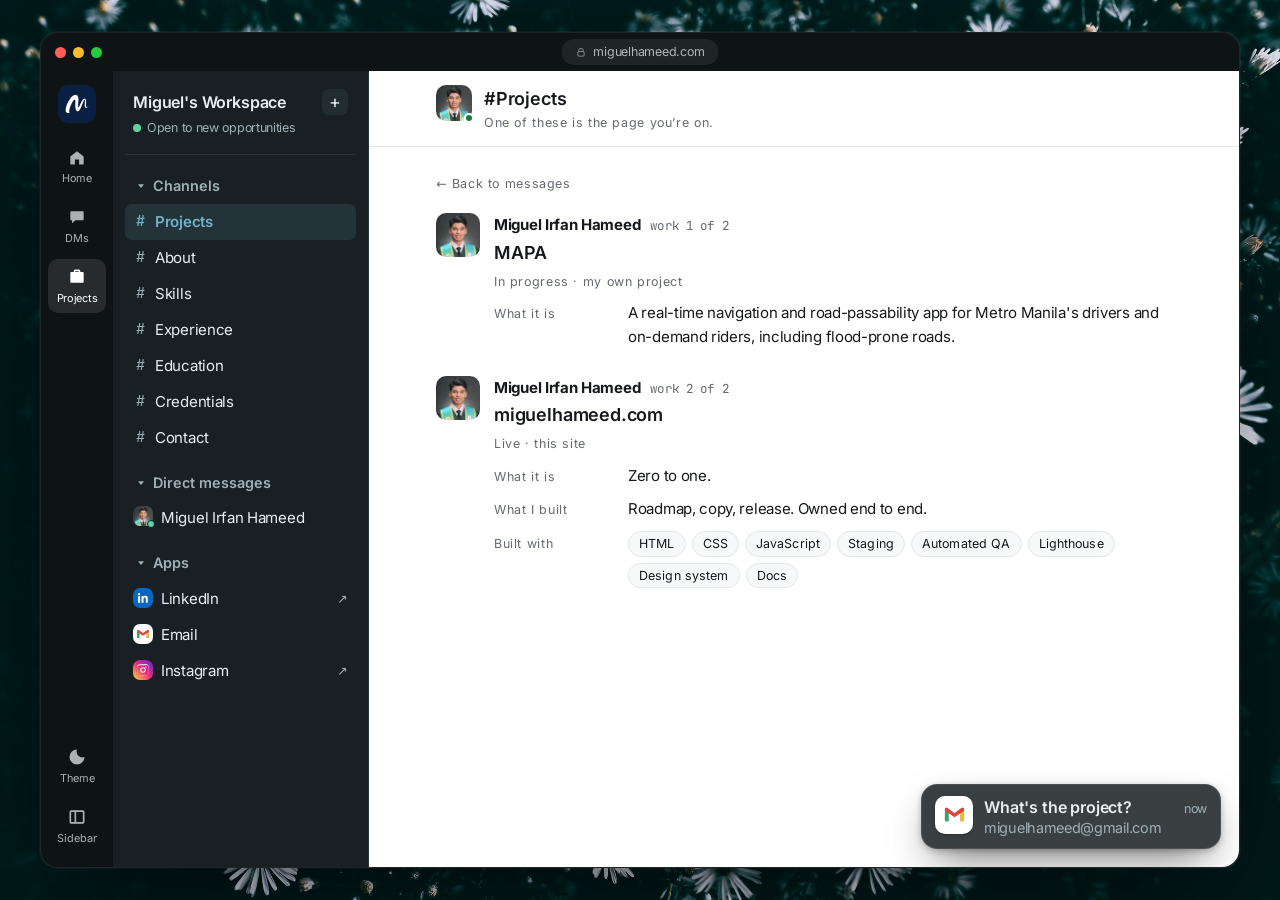
<file: work/index.html>
<!doctype html>
<html lang="en">
<head>
<meta charset="utf-8" />
<title>Projects — Miguel Irfan Hameed</title>
<link rel="canonical" href="https://miguelhameed.com/projects/" />
<meta name="robots" content="noindex, follow" />
<meta http-equiv="refresh" content="0; url=../projects/" />
<script>location.replace('../projects/' + location.hash);</script>
</head>
<body><p>This page moved to <a href="../projects/">/projects/</a>.</p></body>
</html>
</file>
<file: fonts/fonts.css>
@font-face{font-family:'JetBrains Mono';font-style:normal;font-weight:400 800;font-display:swap;src:url('jetbrainsmono-400.woff2') format('woff2');}

@font-face{font-family:'Inter Fallback';src:local('Segoe UI'),local('Arial');size-adjust:104%;ascent-override:92%;descent-override:24%;line-gap-override:0%;}

@font-face{font-family:'Inter';font-style:normal;font-weight:100 900;font-display:swap;src:url('inter-400.woff2') format('woff2');}
</file>
<file: styles.css>
:root,
[data-theme="dark"] {
  --desk: #0a0e10;
  --desk-dot: rgba(200, 220, 228, 0.06);
  --app: #0f1518;
  --app-bar: #11171a;
  --line: #26333a;
  --ink: #e9eff1;
  --muted: #9fb1b7;
  --todo: #ff8f87;
  --todo-soft: rgba(255, 143, 135, 0.14);
  --rail: #0e1316;
  --rail-ink: rgba(233, 239, 241, 0.72);
  --side: #182024;
  --side-hover: #222d32;
  --accent: #6fb2c9;
  --accent-ink: #06131a;
  --accent-soft: rgba(111, 178, 201, 0.13);

  --chrome: #182024;
  --chrome-ink: #e9eff1;
  --chrome-muted: #9fb1b7;
  --chrome-accent: #6fb2c9;
  --good: #5fd3a3;
  --card: #1a2327;
  --scrim: rgba(1, 5, 12, 0.72);
  --shadow: 0 40px 100px -40px rgba(0, 0, 0, 0.85), 0 0 0 1px rgba(200, 225, 235, 0.05);
  color-scheme: dark;
}

[data-theme="burgundy"] {
  --desk: #0d0a09;
  --mark: #8d4536;
  --desk-dot: rgba(255, 225, 218, 0.055);
  --app: #15100f;
  --app-bar: #170f0f;
  --line: #3a2a28;
  --ink: #f3eae8;
  --muted: #bba8a3;
  --todo: #ff9a8e;
  --todo-soft: rgba(255, 154, 142, 0.14);
  --rail: #140e0e;
  --rail-ink: rgba(243, 234, 232, 0.72);
  --side: #241a19;
  --side-hover: #302321;
  --accent: #d29a8d;
  --accent-ink: #1a0f0d;
  --accent-soft: rgba(210, 154, 141, 0.13);
  --chrome: #241a19;
  --chrome-ink: #f3eae8;
  --chrome-muted: #bba8a3;
  --chrome-accent: #d29a8d;
  --good: #7fd4a6;
  --card: #241b19;
  --scrim: rgba(12, 5, 4, 0.74);
  --shadow: 0 40px 100px -40px rgba(0, 0, 0, 0.85), 0 0 0 1px rgba(255, 225, 218, 0.05);
  color-scheme: dark;
}

[data-theme="burgundy"] .pane {
  --card: #faf7f6;
  --line: #ece4e2;
  --ink: #1b1413;
  --muted: #6b6160;
  --accent: #8d4536;
  --accent-soft: rgba(141, 69, 54, 0.09);
}

:root {
  --sans: -apple-system, BlinkMacSystemFont, 'Inter', 'Inter Fallback', system-ui, 'Segoe UI', sans-serif;

  --track-display: -0.01em;
  --track-lede: -0.015em;
  --track-head: -0.01em;
  --track-body: -0.02em;
  --track-caps: 0.05em;
  --display: var(--sans);
  --mono: 'JetBrains Mono', ui-monospace, 'Cascadia Mono', monospace;

  --r-xs: 3px;
  --r-sm: 7px;
  --r-md: 10px;
  --r-lg: 14px;
  --r-xl: 18px;
  --r-pill: 999px;

  --t-xs: 0.68rem;
  --t-sm: 0.78rem;
  --t-md: 0.9rem;
  --t-base: 1rem;
  --t-lg: 1.12rem;
  --t-xl: 1.3rem;
  --ease: cubic-bezier(0.22, 1, 0.36, 1);
}

*, *::before, *::after { box-sizing: border-box; margin: 0; padding: 0; }

html { -webkit-text-size-adjust: 100%; }

body {
  font-family: var(--sans);
  font-size: 15px;
  letter-spacing: var(--track-body);
  line-height: 1.55;
  color: var(--ink);
  background-color: var(--desk);

  -webkit-font-smoothing: antialiased;
  transition: background-color 0.3s;
}

html[data-theme="dark"] body {
  background-image: image-set(url('images/desk/slate-2560.avif') type('image/avif'),
                              url('images/desk/slate-2560.jpg') type('image/jpeg'));
}
html[data-theme="burgundy"] body {
  background-image: image-set(url('images/desk/ember-2560.avif') type('image/avif'),
                              url('images/desk/ember-2560.jpg') type('image/jpeg'));
}
@media (min-width: 2561px), (min-resolution: 1.5dppx) {
  html[data-theme="dark"] body {
    background-image: image-set(url('images/desk/slate-3840.avif') type('image/avif'),
                                url('images/desk/slate-2560.jpg') type('image/jpeg'));
  }
  html[data-theme="burgundy"] body {
    background-image: image-set(url('images/desk/ember-3840.avif') type('image/avif'),
                                url('images/desk/ember-2560.jpg') type('image/jpeg'));
  }
}
@media (min-width: 3841px), (min-resolution: 1.5dppx) and (min-width: 2561px), (min-resolution: 2dppx) and (min-width: 1921px) {
  html[data-theme="dark"] body {
    background-image: image-set(url('images/desk/slate-5120.avif') type('image/avif'),
                                url('images/desk/slate-2560.jpg') type('image/jpeg'));
  }
  html[data-theme="burgundy"] body {
    background-image: image-set(url('images/desk/ember-5120.avif') type('image/avif'),
                                url('images/desk/ember-2560.jpg') type('image/jpeg'));
  }
}
html[data-theme] body {
  background-size: cover;
  background-position: center;
  background-repeat: no-repeat;
}

@media (hover: none) and (pointer: coarse) and (max-width: 1023px) {
  html[data-theme] body { background-image: none; }
}

a { color: inherit; }
img { display: block; max-width: 100%; }
button { font: inherit; color: inherit; background: none; border: 0; cursor: pointer; }
svg { width: 20px; height: 20px; fill: currentColor; }
.menu-btn svg, .mob-theme svg { fill: none; stroke: currentColor; stroke-width: 1.8; stroke-linecap: round; }
.mob-theme svg { fill: currentColor; stroke: none; }

:focus-visible { outline: 2px solid var(--accent); outline-offset: 2px; border-radius: var(--r-sm); }

.sr-only {
  position: absolute; width: 1px; height: 1px; overflow: hidden;
  clip: rect(0 0 0 0); white-space: nowrap;
}

@media (min-width: 768px) {
  .view-heading {
    position: absolute; width: 1px; height: 1px; overflow: hidden;
    clip: rect(0 0 0 0); white-space: nowrap;
  }
}

.skip-link {
  position: fixed; left: 16px; top: -60px; z-index: 50;
  background: var(--accent); color: var(--accent-ink);
  padding: 10px 14px; border-radius: var(--r-sm); text-decoration: none; font-weight: 600;
}
.skip-link:focus { top: 12px; }
.noscript { padding: 24px; max-width: 60ch; }
.noscript a { color: var(--accent); }

.mono { font-family: var(--mono); font-size: var(--t-sm); letter-spacing: 0.01em; }

.label, .divider-sub, .proof-kind, .tl-dates, .where,
.todo-tag, .ext, .end, #pane-sub, .contact-list .label,
.earlier-head {
  font-family: var(--sans); font-size: var(--t-sm); letter-spacing: var(--track-caps); color: var(--muted);
}

.divider-dash { color: var(--muted); opacity: 0.7; margin-right: 2px; }
.proof-kind { text-transform: uppercase; }

.desk {
  min-height: 100vh;
  display: grid;
  place-items: center;
  padding: 32px;
}

.app {
  position: relative;
  width: 100%;
  max-width: 1200px;
  height: calc(100vh - 64px);
  min-height: 560px;
  display: grid;
  grid-template-columns: 72px 256px 1fr;
  grid-template-rows: 38px 1fr;
  grid-template-areas:
    "bar bar bar"
    "rail side pane";
  background: var(--app);

  border: 1px solid rgba(255, 255, 255, 0.07);
  border-radius: var(--r-xl);
  box-shadow: var(--shadow);
  overflow: hidden;
}

.app-bar {
  grid-area: bar;
  position: relative;
  display: flex;
  align-items: center;
  gap: 14px;
  padding: 0 14px;
  background: var(--rail);
  color: var(--rail-ink);
}
.dots { display: inline-flex; gap: 7px; }
.dots i { width: 11px; height: 11px; border-radius: 50%; }

.dots i:nth-child(1) { background: #ff5f57; }
.dots i:nth-child(2) { background: #febc2e; }
.dots i:nth-child(3) { background: #28c840; }

.url-pill {
  position: absolute; left: 50%; transform: translateX(-50%);
  display: inline-flex; align-items: center; gap: 7px;
  max-width: 46%; padding: 3px 14px;
  border-radius: var(--r-pill);
  background: rgba(255, 255, 255, 0.07);
  font-size: var(--t-sm); letter-spacing: var(--track-body);
  color: var(--rail-ink);
  white-space: nowrap; overflow: hidden; text-overflow: ellipsis;
}
.url-lock { width: 11px; height: 11px; flex: none; fill: none; stroke: currentColor; stroke-width: 2; opacity: 0.75; }

.rail {
  grid-area: rail;
  background: var(--rail);
  color: var(--rail-ink);
  display: flex;
  flex-direction: column;
  align-items: center;
  gap: 6px;
  padding: 14px 0;
}

.rail-mark {
  display: grid; place-items: center;
  width: 38px; height: 38px; margin-bottom: 10px;
  border-radius: var(--r-md);
  background: #0a1f44;
  color: #fff;
  text-decoration: none;
  overflow: hidden;
}
.rail-mark img { width: 72%; height: 72%; object-fit: contain; }

.rail-btn {
  display: flex; flex-direction: column; align-items: center; gap: 3px;
  width: 58px; padding: 8px 0 6px;
  border-radius: var(--r-md);
  font-size: var(--t-xs); font-weight: 400;
  text-decoration: none;
  transition: background 0.2s, color 0.2s;
}
.rail-btn:hover, .rail-btn.is-active { background: rgba(255, 255, 255, 0.1); color: #fff; }
.theme-btn { margin-top: auto; }

.app { transition: grid-template-columns 0.25s var(--ease), max-width 0.25s var(--ease); }
@media (min-width: 1024px) {

  .app.side-hidden { grid-template-columns: 72px 0 1fr; max-width: 944px; }
  .app.side-hidden .sidebar { visibility: hidden; padding: 0; border: 0; }
}
.side-toggle[aria-expanded="false"] { background: rgba(255, 255, 255, 0.1); color: #fff; }

.sidebar {
  grid-area: side;
  background: var(--side);
  border-right: 1px solid var(--line);
  padding: 18px 12px;
  overflow-y: auto;
}

.side-head { padding: 0 8px 16px; border-bottom: 1px solid var(--line); margin-bottom: 14px; }
.side-head strong { font-family: var(--display); font-weight: 600; display: block; font-size: var(--t-base); letter-spacing: var(--track-head); }
.side-status { display: inline-flex; align-items: center; gap: 6px; font-size: var(--t-sm); color: var(--muted); }
.side-status i { width: 8px; height: 8px; border-radius: 50%; background: var(--good); display: inline-block; }

.channel-view { flex: 1; overflow-y: auto; padding: 24px 28px 60px; }

.view-back {
  display: inline-flex; align-items: center; gap: 6px;
  margin: -13px 0 -7px; padding: 13px 0;
  border: 0; background: none;
  color: var(--muted); font-size: var(--t-sm); letter-spacing: var(--track-caps);
}
.view-back:hover { color: var(--accent); }

.hash-tags { display: flex; flex-wrap: wrap; gap: 8px; margin: -6px 0 14px; }

.hash-tag { padding: 3px 10px; border-radius: var(--r-pill); border: 1px solid color-mix(in srgb, var(--accent) 45%, transparent); background: var(--accent-soft); color: var(--accent); font-weight: 400; }
.avatar-live { position: relative; display: inline-flex; flex: none; align-self: start; height: -moz-fit-content; height: fit-content; }
.live-dot {
  position: absolute; right: -2px; bottom: -2px;
  width: 12px; height: 12px; border-radius: 50%;
  background: var(--good); border: 2px solid var(--app);
}
.side-avatar + .live-dot { width: 8px; height: 8px; border-width: 1.5px; border-color: var(--side); }
.head-avatar { width: 36px; height: 36px; border-radius: var(--r-md); font-size: var(--t-sm); }
.head-avatar + .live-dot { width: 10px; height: 10px; }
.side-head-row { display: flex; align-items: center; gap: 8px; }
.side-plus {
  margin-left: auto; display: grid; place-items: center;
  width: 26px; height: 26px; border-radius: var(--r-sm);
  background: var(--side-hover); color: var(--ink);
  font-size: var(--t-lg); line-height: 1; text-decoration: none;
}
.side-plus:hover { background: var(--accent); color: var(--accent-ink); }
.float-text { display: flex; flex-direction: column; line-height: 1.32; text-align: left; flex: 1; min-width: 0; padding-top: 1px; }
.float-sub { font-size: var(--t-md); color: var(--muted); overflow: hidden; text-overflow: ellipsis; white-space: nowrap; }
.side-label {
  display: flex; align-items: center; gap: 4px; width: 100%;
  margin-top: 10px; padding: 6px 8px; border-radius: var(--r-sm);
  font-size: var(--t-md); font-weight: 600; color: var(--muted); text-align: left;
  transition: background 0.15s, color 0.15s;
}
.side-label:hover { background: var(--side-hover); color: var(--ink); }
.side-label .caret { width: 12px; height: 12px; margin: 0 2px; fill: currentColor; transition: transform 0.2s var(--ease); }
.side-label[aria-expanded="false"] .caret { transform: rotate(-90deg); }
.side-list[hidden] { display: none; }

.side-list { list-style: none; }

#channel-list { min-height: 216px; }
#app-list { min-height: 108px; }

@media (max-width: 767px) { .feed { min-height: 100vh; } }

.side-link {
  display: flex; align-items: center; gap: 8px;
  min-height: 36px; padding: 6px 8px;
  border-radius: var(--r-sm);
  text-decoration: none;
  color: var(--ink);
  transition: background 0.15s, color 0.15s;
}
.side-link:hover { background: var(--side-hover); }
.side-link.is-active { background: var(--accent-soft); color: var(--accent); font-weight: 600; }
.side-link .hash { color: var(--muted); font-family: var(--mono); width: 14px; text-align: center; }
.side-link.is-active .hash { color: var(--accent); }
.app-icon { display: grid; place-items: center; width: 20px; height: 20px; border-radius: var(--r-sm); flex: none; }
.app-icon svg { width: 14px; height: 14px; fill: #fff; }
.app-linkedin { background: #0a66c2; }
.app-email { background: #fff; }
.app-instagram { background: linear-gradient(45deg, #f9ce34 5%, #ee2a7b 50%, #6228d7 95%); }
.side-link .ext { margin-left: auto; color: var(--muted); font-size: var(--t-sm); }
.side-avatar { width: 20px; height: 20px; border-radius: var(--r-sm); object-fit: cover; }

.pane {
  --app: #ffffff;
  --app-bar: #f4f4f4;
  --card: #f7f8fa;
  --line: #e4e6ea;
  --ink: #16181d;
  --muted: #65696f;
  --accent: #1f5f78;
  --accent-ink: #ffffff;
  --accent-soft: rgba(31, 95, 120, 0.09);
  --good: #137a3a;
  --todo: #c2282f;
  --todo-soft: rgba(194, 40, 47, 0.09);
  color-scheme: light;

  grid-area: pane;
  background: var(--app);

  color: var(--ink);
  display: flex;
  flex-direction: column;
  min-width: 0;
  overflow: hidden;
  outline: none;
}

.pane-head {
  display: flex; align-items: center; gap: 12px;
  padding: 14px 28px;
  border-bottom: 1px solid var(--line);
  background: var(--app);
}
.pane-title .pane-h { font-family: var(--display); color: var(--ink); font-weight: 600; font-size: var(--t-lg); letter-spacing: var(--track-head); }
.pane-title p { color: var(--muted); }
.menu-btn, .mob-theme, .mob-mail { display: none; flex: none; }

.feed {
  scroll-padding-top: 20px;
  flex: 1;
  overflow-y: auto;
  padding: 24px 28px 110px;
  scroll-behavior: smooth;
}

.pane { --col: 46rem; --gutter: max(28px, calc((100% - var(--col)) / 2)); }
.feed, .channel-view, .pane-head { padding-left: var(--gutter); padding-right: var(--gutter); }

.feed, .channel-view, .sidebar { position: relative; }

.day { display: flex; align-items: center; gap: 12px; margin: 4px 0 18px; color: var(--muted); }
.day::before, .day::after { content: ''; flex: 1; height: 1px; background: var(--line); }

.msg {
  display: grid;
  grid-template-columns: 44px minmax(0, 1fr);
  gap: 14px;
  padding: 14px 0;
  animation: rise 0.5s var(--ease) both;
}
.msg-avatar { width: 44px; height: 44px; border-radius: var(--r-md); object-fit: cover; background: var(--accent); }
.avatar-mark { display: inline-grid; place-items: center; flex: none; background: #0a1f44; color: #fff; font-weight: 700; letter-spacing: -0.03em; font-size: var(--t-md); }
.side-avatar.avatar-mark { font-size: var(--t-xs); }
.msg-meta { display: flex; align-items: baseline; gap: 10px; flex-wrap: wrap; margin-bottom: 4px; }
.msg-name { font-weight: 700; }
.msg-time { color: var(--muted); }

.lede { font-family: var(--display); font-size: clamp(1.35rem, 2.4vw, 1.9rem); line-height: 1.22; letter-spacing: var(--track-lede); font-weight: 600; margin: 6px 0 14px; text-wrap: balance; }
.lede .before { color: var(--muted); font-weight: 400; }

.intro-grid { display: grid; grid-template-columns: minmax(0, 1fr); gap: 32px; align-items: start; }

.highlights { list-style: none; display: grid; gap: 6px; margin-bottom: 16px; }
.highlights li { position: relative; padding-left: 18px; }
a.hook, .highlights .hook { color: var(--ink); font-weight: 600; text-decoration: none; }
a.hook { border-bottom: 1px solid var(--line); }
a.hook:hover, a.hook:focus-visible { border-bottom-color: var(--accent); color: var(--accent); }
.highlights li::before { content: ''; position: absolute; left: 2px; top: 0.62em; width: 5px; height: 5px; border-radius: var(--r-xs); background: var(--muted); }

.actions { display: flex; flex-wrap: wrap; gap: 10px; }
.btn {
  display: inline-flex; align-items: center; justify-content: center; gap: 8px;
  min-height: 44px; padding: 10px 18px;
  border-radius: var(--r-md);
  font-weight: 600; text-decoration: none;

  border: 1px solid color-mix(in srgb, var(--accent) 45%, transparent);
  background: var(--app);
  color: var(--accent);
  transition: transform 0.2s var(--ease), background 0.2s, border-color 0.2s;
}
.btn:hover { border-color: var(--accent); }
.btn:active { transform: scale(0.98); }
.btn-primary { background: var(--accent); color: var(--accent-ink); border-color: var(--accent); }
.btn-primary:hover { filter: brightness(1.08); }

.btn-arrow {
  width: 13px; height: 13px; flex: none;
  fill: none; stroke: currentColor; stroke-width: 1.6; stroke-linecap: round; stroke-linejoin: round;
  opacity: 0.8; transition: transform 0.18s var(--ease), opacity 0.18s;
}
.btn:hover .btn-arrow { opacity: 1; transform: translate(1.5px, -1.5px); }

.toast {
  position: fixed; left: 50%; bottom: 52px; z-index: 55;
  max-width: calc(100% - 32px); width: max-content;
  padding: 11px 16px; border-radius: 12px;
  background: color-mix(in srgb, var(--app) 92%, transparent);
  -webkit-backdrop-filter: blur(20px) saturate(160%);
  backdrop-filter: blur(20px) saturate(160%);
  border: 1px solid rgba(255, 255, 255, 0.10);
  color: var(--ink); font-size: var(--t-base); line-height: 1.4; text-align: center;
  box-shadow: 0 18px 44px -14px rgba(0, 0, 0, 0.65), 0 2px 8px -2px rgba(0, 0, 0, 0.4);
  opacity: 0; transform: translate(-50%, 8px);
  transition: opacity 0.2s var(--ease), transform 0.2s var(--ease);
  cursor: default;
}
.toast.is-on { opacity: 1; transform: translate(-50%, 0); }
.toast[hidden] { display: none; }
@media (max-width: 767px) {
  .toast { bottom: calc(16px + env(safe-area-inset-bottom, 0px)); }
}

.float-wrap {
  position: absolute;
  right: 18px;
  bottom: 18px;
  width: 300px; max-width: calc(100% - 36px);
  z-index: 30;
  transition: transform 0.2s var(--ease), opacity 0.25s;
}
.float-wrap.is-hidden { opacity: 0; pointer-events: none; transform: translateY(10px); }
.float-btn {
  display: flex; align-items: flex-start; gap: 11px;
  width: 100%;
  padding: 11px 13px;
  border-radius: 16px;

  background: color-mix(in srgb, var(--app) 82%, transparent);
  -webkit-backdrop-filter: blur(26px) saturate(180%);
  backdrop-filter: blur(26px) saturate(180%);
  border: 1px solid rgba(255, 255, 255, 0.10);
  color: var(--ink); font-weight: 400; text-decoration: none;
  box-shadow: 0 18px 44px -14px rgba(0, 0, 0, 0.65), 0 2px 8px -2px rgba(0, 0, 0, 0.4);
  transition: transform 0.2s var(--ease);
}
.float-wrap:hover .float-btn { transform: translateY(-2px); }

.float-app {
  width: 38px; height: 38px; border-radius: 10px; flex: none;
  display: grid; place-items: center; background: #fff;
  box-shadow: inset 0 1px 0 rgba(255, 255, 255, 0.5), 0 1px 3px rgba(0, 0, 0, 0.3);
}
.float-app svg { width: 23px; height: 23px; }
.float-btn strong { font-weight: 600; font-size: var(--t-base); letter-spacing: var(--track-head); }
.float-when { flex: none; font-size: var(--t-sm); color: var(--muted); padding-top: 3px; }
.float-x {
  position: absolute; top: -7px; left: -7px;
  width: 24px; height: 24px; border-radius: 50%; border: 0; padding: 0;
  display: grid; place-items: center; cursor: pointer;
  background: rgba(72, 78, 88, 0.92); color: #e9eef7;
  -webkit-backdrop-filter: blur(8px); backdrop-filter: blur(8px);
  box-shadow: 0 2px 6px rgba(0, 0, 0, 0.45);
  opacity: 0; transform: scale(0.8);
  transition: opacity 0.12s ease, transform 0.12s ease;
}
.float-wrap:hover .float-x, .float-x:focus-visible { opacity: 1; transform: scale(1); }
.float-x svg { width: 13px; height: 13px; fill: none; stroke: currentColor; stroke-width: 2.4; stroke-linecap: round; }

@media (hover: none) {
  .float-x { opacity: 1; transform: scale(1); }
}

.actions { margin-bottom: 20px; }
.pane-title { min-width: 0; }
.pane-title p { white-space: nowrap; overflow: hidden; text-overflow: ellipsis; }

.scrim { display: none; }

.channel-divider { margin-top: 26px; font-family: var(--display);
  display: flex; align-items: baseline; flex-wrap: wrap; gap: 4px 10px;
  margin: 44px 0 6px; padding-bottom: 10px;
  border-bottom: 1px solid var(--line);
  font-size: var(--t-lg); letter-spacing: -0.01em;
  scroll-margin-top: 16px;
}
.channel-divider .hash { color: var(--muted); margin-right: -4px; }
.divider-sub { color: var(--muted); font-weight: 400; }
.day { scroll-margin-top: 16px; }

.section-lede { font-size: var(--t-base); margin-bottom: 12px; }

.todo { border-bottom: 1px dashed var(--todo); color: var(--todo); }
.todo-tag {
  display: inline-block; margin-left: 6px; padding: 0 6px;
  border-radius: var(--r-xs); font-size: var(--t-xs); vertical-align: 2px;
  background: var(--todo-soft); color: var(--todo);
}

.spec-line { color: var(--ink); }
.spec-of { color: var(--muted); }

.spec-chips { display: flex; flex-wrap: wrap; gap: 6px; padding-top: 1px; }
.spec-chip { padding: 2px 10px; border-radius: var(--r-pill); border: 1px solid var(--line); background: var(--card); color: var(--ink); font-size: var(--t-sm); letter-spacing: 0.01em; white-space: nowrap; }
.work-title { font-family: var(--display); font-weight: 600; font-size: var(--t-lg); letter-spacing: var(--track-head); line-height: 1.3; margin: 2px 0 8px; }

.work-title .keep { white-space: nowrap; }
.work-pending { margin: -4px 0 14px; font-size: var(--t-md); }

.shots { display: flex; flex-wrap: wrap; gap: 10px; margin-top: 14px; }
.shot {
  display: block; padding: 0; overflow: hidden; cursor: zoom-in;
  border: 1px solid var(--line); border-radius: var(--r-md); background: var(--card);
  transition: border-color 0.15s var(--ease);
}
.shot:hover { border-color: var(--accent); }
.shot img { height: 168px; width: auto; max-width: 100%; object-fit: contain; }

.proj-strip { margin: 30px 0 10px; }
.proj-head {
  display: flex; align-items: baseline; justify-content: space-between; gap: 12px;
  padding-bottom: 10px; margin-bottom: 16px; border-bottom: 1px solid var(--line);
}
.proj-heading { font-family: var(--display); font-size: var(--t-lg); font-weight: 600; letter-spacing: var(--track-head); }

.proj-all { padding: 12px 0; margin: -12px 0; font-size: var(--t-sm); color: var(--muted); text-decoration: none; white-space: nowrap; }
.proj-all:hover { color: var(--accent); }

.proj-cards {
  list-style: none; display: grid; gap: 22px 12px;
  grid-template-columns: repeat(auto-fill, minmax(max(220px, calc((100% - 24px) / 3)), 1fr));
}
.proj-card { display: block; text-decoration: none; color: var(--ink); border-radius: var(--r-lg); }

.proj-thumb {
  display: grid; place-items: center; aspect-ratio: 3 / 2; overflow: hidden;
  border: 1px solid var(--line); border-radius: var(--r-lg); background: var(--card);
  transition: border-color 0.15s var(--ease);
}
.proj-thumb img { width: 100%; height: 100%; object-fit: contain; }
.proj-thumb img.is-fill { object-fit: cover; }

.proj-thumb.is-name {
  padding: 0 12px; text-align: center; color: var(--accent);
  font-family: var(--display); font-size: var(--t-xl); font-weight: 600; letter-spacing: var(--track-head);
}
.proj-card:hover .proj-thumb { border-color: var(--accent); }
.proj-card:hover .proj-name { color: var(--accent); }
.proj-name { display: block; margin-top: 10px; font-size: var(--t-base); font-weight: 600; letter-spacing: var(--track-head); }
.proj-meta { display: block; margin-top: 1px; font-size: var(--t-sm); letter-spacing: var(--track-caps); color: var(--muted); }

.channel-view .msg { scroll-margin-top: 12px; }

.timeline { list-style: none; display: grid; gap: 0; }

.timeline li {
  display: grid; grid-template-columns: minmax(0, 1.4fr) minmax(0, 1fr) 14.5rem; gap: 4px 20px;
  padding: 16px 0; border-bottom: 1px solid var(--line); align-items: baseline;
}
.timeline li:first-child { border-top: 1px solid var(--line); }

@media (min-width: 768px) and (max-width: 1179px) {
  .timeline li { grid-template-columns: minmax(0, 1fr) auto; grid-template-areas: "role dates" "org org"; }
  .tl-role { grid-area: role; }
  .tl-org { grid-area: org; }
  .tl-dates { grid-area: dates; }
}

.tl-role { min-width: 0; }
.tl-role strong { font-weight: 600; }
.tl-org { color: var(--muted); font-size: var(--t-md); }
.tl-dates { text-align: right; white-space: nowrap; }
.tl-dates { color: var(--muted); }
.org { font-weight: 400; }
.role-head { display: grid; grid-template-columns: 48px minmax(0, 1fr); gap: 14px; align-items: center; margin-bottom: 4px; }

.role-head-multi { align-items: start; grid-template-columns: 56px minmax(0, 1fr); }
.role-head-multi .org-logo { width: 56px; height: 56px; margin-top: 1px; }
.role-head .where { margin-bottom: 0; }
.org-logo { width: 48px; height: 48px; border-radius: var(--r-md); background: #fff; object-fit: contain; border: 1px solid var(--line); }
.org-initials { display: grid; place-items: center; background: var(--accent-soft); color: var(--accent); font-weight: 700; font-size: var(--t-base); letter-spacing: -0.02em; }
.role-head + .points { margin-top: 10px; }
.where { color: var(--muted); margin: 2px 0 10px; }
.points { list-style: none; display: grid; gap: 6px; }
.points li { position: relative; padding-left: 18px; }
.points li::before { content: ''; position: absolute; left: 2px; top: 0.62em; width: 5px; height: 5px; border-radius: var(--r-xs); background: var(--muted); }

.role-earlier { margin-top: 14px; padding-left: 14px; border-left: 1px solid var(--line); }
.earlier-head { margin-bottom: 10px; }
.role-earlier .earlier-head strong { color: var(--ink); font-weight: 600; letter-spacing: normal; }
.role-earlier .points { color: var(--muted); }

.certs { list-style: none; display: grid; gap: 8px; }

.cert-head { display: grid; grid-template-columns: minmax(0, 1fr) 8.5rem; gap: 2px 18px; align-items: baseline; }
.cert-title { font-size: var(--t-sm); font-weight: 500; font-style: italic; }

.cert-open { text-align: left; color: var(--accent); padding: 8px 0; margin: -8px 0; }
.cert-open:hover { text-decoration: underline; text-underline-offset: 3px; }
.cert-date { font-style: italic; color: var(--muted); font-size: var(--t-sm); white-space: nowrap; text-align: right; }

.skill-rows { list-style: none; display: grid; gap: 0; }
.skill-rows li {

  display: grid; grid-template-columns: 7.5rem minmax(0, 1fr); gap: 4px 14px;
  padding: 16px 0; border-bottom: 1px solid var(--line);
}
.skill-rows li:first-child { border-top: 1px solid var(--line); }

.cred-rows { list-style: none; }
.cred-rows li { border-bottom: 1px solid var(--line); }
.cred-rows li:first-child { border-top: 1px solid var(--line); }
.cred-row {
  display: grid; grid-template-columns: 7.5rem minmax(0, 1fr) auto; gap: 4px 14px;
  align-items: center; width: 100%; padding: 16px 0; text-align: left;
  background: none; border: 0; color: inherit;
}
.cred-mark { display: grid; place-items: center; }
.cred-mark img { width: auto; max-width: 100%; max-height: 54px; object-fit: contain; }
.cred-body { display: grid; gap: 2px; min-width: 0; }
.cred-kind { display: block; }
.cred-title { font-size: var(--t-base); font-weight: 600; }
.cred-topic { color: var(--muted); }
.cred-cue { color: var(--muted); font-size: var(--t-sm); letter-spacing: var(--track-caps); white-space: nowrap; }
.cred-row.is-link:hover .cred-title { color: var(--accent); }
.cred-row.is-link:hover .cred-cue { color: var(--accent); }

.skill-group-name { font-size: var(--t-base); font-weight: 600; letter-spacing: var(--track-head); color: var(--ink); }
.skill-body { min-width: 0; }
.skill-does { color: var(--ink); line-height: 1.55; }
.skill-does .sep { color: var(--muted); opacity: 0.5; padding: 0 2px; }
.skill-tools { margin-top: 6px; color: var(--muted); font-size: var(--t-sm); }
.skill-tools .label { margin-right: 8px; }

.role-head-school .where { font-style: italic; }
.honours li { font-style: italic; }
.school-note { color: var(--muted); margin-bottom: 10px; }
.school-note strong { color: var(--ink); }
.school-line { display: grid; grid-template-columns: 7.5rem minmax(0, 1fr); gap: 4px 14px; margin-top: 10px; align-items: baseline; }
.school-line .label { padding-top: 0.1em; }
.honours { list-style: none; display: grid; gap: 4px; }

.proof-kind { color: var(--accent); font-size: var(--t-xs); }

body.sheet-open { overflow: hidden; }
.sheet-scrim { position: fixed; inset: 0; z-index: 60; background: var(--scrim); -webkit-backdrop-filter: blur(3px); backdrop-filter: blur(3px); animation: scrim-in 0.18s ease-out; }
.sheet {
  position: fixed; z-index: 61; top: 50%; left: 50%; transform: translate(-50%, -50%);
  width: min(560px, calc(100vw - 96px)); max-height: calc(100vh - 136px); overflow: auto;
  padding: 28px; border-radius: var(--r-xl);
  background: var(--app); border: 1px solid var(--line); color: var(--ink);
  box-shadow: 0 40px 100px -30px rgba(0, 0, 0, 0.8);
  animation: sheet-in 0.2s var(--ease);
}
@keyframes scrim-in { from { opacity: 0; } }
@keyframes sheet-in { from { opacity: 0; transform: translate(-50%, calc(-50% + 10px)); } }
@keyframes sheet-up { from { opacity: 0; transform: translateY(28px); } }

.sheet-x {
  position: sticky; top: -14px; z-index: 1; margin: -14px -14px -20px auto;
  width: 34px; height: 34px;
  display: grid; place-items: center; cursor: pointer;
  border: 1px solid var(--line); border-radius: 50%; padding: 0;
  background: var(--card); color: var(--muted);
}
.sheet-x:hover { color: var(--ink); border-color: var(--accent); }
.sheet-x svg { width: 15px; height: 15px; fill: none; stroke: currentColor; stroke-width: 2.2; stroke-linecap: round; }
.sheet-head { padding-right: 40px; }
.sheet-title { font-size: var(--t-xl); letter-spacing: var(--track-head); margin: 4px 0 16px; }

.sheet-image { display: block; width: auto; max-width: 100%; height: auto; margin: 0 auto; border-radius: var(--r-lg); border: 1px solid var(--line); background: #fff; }
.sheet-meta { display: flex; flex-wrap: wrap; gap: 8px 28px; margin: 18px 0 4px; }
.sheet-meta dt { margin-bottom: 2px; }
.sheet-meta dd { margin: 0; font-weight: 600; }
.sheet-para { margin-top: 14px; color: var(--muted); line-height: 1.6; }
.sheet-cta { margin-top: 20px; display: inline-flex; }

.sheet[data-layout="picture"] { width: fit-content; min-width: min(420px, calc(100vw - 96px)); max-width: min(920px, calc(100vw - 112px)); }
.sheet[data-layout="picture"] .sheet-image { max-height: calc(100vh - 136px - 230px); }
.sheet[data-layout="picture"] .sheet-para { max-width: 62ch; }

@media (min-width: 900px) {
  .sheet[data-layout="split"] { width: min(1040px, calc(100vw - 112px)); }
  .sheet[data-layout="split"] .sheet-body {
    display: grid; grid-template-columns: minmax(0, 1.3fr) minmax(0, 1fr); grid-template-rows: auto 1fr;
    grid-template-areas: "media head" "media rest"; column-gap: 32px;
  }
  .sheet[data-layout="split"] .sheet-head { grid-area: head; }
  .sheet[data-layout="split"] .sheet-media { grid-area: media; align-self: center; }
  .sheet[data-layout="split"] .sheet-rest { grid-area: rest; }
  .sheet[data-layout="split"] .sheet-image { width: 100%; }
  .sheet[data-layout="split"] .sheet-meta { margin-top: 2px; }
}

@media (max-width: 899px) {
  .sheet[data-layout="split"] .sheet-image { max-height: 50vh; }
}

@media (max-width: 767px) {
  .sheet, .sheet[data-layout="picture"] {
    top: auto; bottom: 0; left: 0; transform: none;
    width: 100%; min-width: 0; max-width: none; max-height: 88vh; max-height: 88dvh;
    padding: 22px 18px calc(22px + env(safe-area-inset-bottom, 0px));
    border-radius: 20px 20px 0 0; border-width: 1px 0 0;
    animation-name: sheet-up;
  }

  .sheet-x { top: -10px; width: 40px; height: 40px; margin: -10px -6px -30px auto; }
  .sheet-title { margin-bottom: 12px; }
  .sheet-image, .sheet[data-layout="picture"] .sheet-image, .sheet[data-layout="split"] .sheet-image { width: auto; max-width: 100%; max-height: 46vh; }
  .sheet-meta { gap: 8px 20px; margin-top: 16px; }
}

.initials { display: grid; place-items: center; color: var(--accent-ink); font-weight: 700; font-size: var(--t-md); }
.quote { font-size: var(--t-base); }

.about-text { font-size: var(--t-base); margin-bottom: 14px; text-wrap: pretty; }

.motto {
  font-size: clamp(1.25rem, 2.2vw, 1.6rem); font-weight: 600; font-style: italic;
  letter-spacing: var(--track-head); line-height: 1.3;
  padding-left: 16px; border-left: 3px solid var(--accent);
  margin: 16px 0 0;
}

.contact-list { list-style: none; display: grid; gap: 0; margin-bottom: 18px; border-top: 1px solid var(--line); }
.contact-list li { display: grid; grid-template-columns: 90px minmax(0, 1fr); gap: 12px; align-items: center; padding: 12px 0; border-bottom: 1px solid var(--line); }
.contact-list .mono { color: var(--muted); }
.contact-list a { display: inline-block; padding: 10px 0; margin: -10px 0; color: var(--accent); font-weight: 600; text-decoration: none; overflow-wrap: anywhere; }
.contact-list a:hover { text-decoration: underline; }
.end { text-align: center; color: var(--muted); margin: 40px 0 0; }

.reveal { opacity: 0; transform: translateY(14px); transition: opacity 0.55s var(--ease), transform 0.55s var(--ease); animation: none; }
.reveal.in { opacity: 1; transform: none; }

@keyframes rise {
  from { opacity: 0; transform: translateY(10px); }
  to { opacity: 1; transform: none; }
}

@media (max-width: 1023px) {
  .intro-grid { gap: 24px; }
  .desk { padding: 20px; }
  .app { height: calc(100vh - 40px); }

  .app { grid-template-columns: 72px 216px 1fr; }
}
@media (max-width: 899px) {
  .app { grid-template-columns: 232px 1fr; grid-template-areas: "bar bar" "side pane"; }
  .rail { display: none; }
  .mob-theme { display: grid; place-items: center; width: 44px; height: 44px; margin-left: auto; border-radius: var(--r-md); color: var(--muted); }
}

@media (max-width: 767px) {
  .timeline li { grid-template-columns: 1fr; gap: 2px; }

  .skill-rows li { grid-template-columns: 1fr; gap: 6px; }
  .cred-row { grid-template-columns: 1fr; gap: 8px; }
  .cred-mark { justify-items: start; }
  .cred-mark img { max-height: 44px; }
  .school-line { grid-template-columns: 1fr; gap: 2px; }
  .cert-head { grid-template-columns: 1fr; }
  .tl-dates { text-align: left; }

  .proj-cards { grid-template-columns: repeat(2, minmax(0, 1fr)); gap: 16px 10px; }
  .proj-thumb.is-name { font-size: var(--t-lg); }
  .channel-view .msg { scroll-margin-top: 76px; }
  .view-back { margin-left: 0; }
  .role-head { grid-template-columns: 36px minmax(0, 1fr); gap: 10px; align-items: start; }
  .role-head-multi { grid-template-columns: 44px minmax(0, 1fr); }
  .role-head-multi .org-logo { width: 44px; height: 44px; }
  .timeline li { grid-template-columns: 1fr; }
  .org-logo { width: 36px; height: 36px; border-radius: var(--r-md); }
  .org-initials { font-size: var(--t-sm); }
  .intro-grid { grid-template-columns: 1fr; gap: 0; }
  body { background-image: none; background-color: var(--app); }

  html[data-theme] body { background-image: none; }
  .desk { display: block; padding: 0; }
  .app {
    display: block; height: auto; min-height: 100vh;
    border: 0; border-radius: 0; box-shadow: none; overflow: visible;
  }
  .app-bar { display: none; }

  .pane { overflow: visible; }
  .avatar-live:has(.head-avatar) { display: none; }

  .pane-head {
    position: sticky; top: 0; z-index: 20;
    padding: 10px 12px;
    background: var(--chrome);
    color: var(--chrome-ink);
    border-bottom-color: rgba(255, 255, 255, 0.09);
  }
  .pane-head .pane-h { color: var(--chrome-ink); }
  .pane-head #pane-sub { color: var(--chrome-muted); }

  .pane-head #pane-sub[data-kind="channel"] { display: none; }
  .pane-head #pane-sub .sub-place { display: none; }
  .channel-view .view-heading { margin-top: 14px; }

  .pane-head { min-height: 68px; }
  .pane-head .menu-btn,
  .pane-head .mob-mail,
  .pane-head .mob-theme { color: var(--chrome-accent); }
  .pane-head .menu-btn:active,
  .pane-head .mob-mail:active,
  .pane-head .mob-theme:active { background: rgba(255, 255, 255, 0.10); }
  .menu-btn { display: grid; place-items: center; width: 44px; height: 44px; border-radius: var(--r-md); }
  .feed { overflow: visible; padding: 16px 16px 96px; }

  .msg { grid-template-columns: 38px minmax(0, 1fr); gap: 12px; }
  .channel-divider, .day { scroll-margin-top: 72px; }
  .contact-list li { grid-template-columns: 1fr; gap: 2px; }
  .shot img { height: 132px; }
  .msg-avatar { width: 38px; height: 38px; }
  .lede { font-family: var(--display); font-size: var(--t-xl); margin-bottom: 12px; }
  .actions .btn { flex: 1 1 auto; }

  .sidebar {
    position: fixed; inset: 0 auto 0 0; z-index: 40;
    width: min(84vw, 320px);
    transform: translateX(-102%);
    visibility: hidden;
    transition: transform 0.3s var(--ease), visibility 0s linear 0.3s;
    padding-top: 22px;
  }
  .app.menu-open .sidebar {
    transform: none;
    visibility: visible;
    box-shadow: 0 0 60px rgba(0, 0, 0, 0.3);
    transition: transform 0.3s var(--ease), visibility 0s;
  }
  .scrim { display: block; position: fixed; inset: 0; z-index: 35; background: rgba(6, 10, 23, 0.45); }
  .scrim[hidden] { display: none; }

  .float-wrap { display: none; }
  .mob-mail { display: grid; place-items: center; width: 44px; height: 44px; margin-left: auto; border-radius: var(--r-md); color: var(--accent); }
  .mob-mail + .mob-theme { margin-left: 0; }
}

@media (max-width: 400px) {
  .pane-head { gap: 6px; padding-left: 8px; padding-right: 8px; }
}
@media (max-width: 370px) {
  .pane-head #pane-sub { font-size: 0.725rem; }
}
@media (max-width: 355px) {
  .pane-head #pane-sub { display: none; }
}
@media (max-width: 340px) {
  .pane-title .pane-h { font-size: 0.95rem; }
}

.feed, .channel-view { outline: none; }

@media (prefers-reduced-motion: reduce) {
  *, *::before, *::after { animation: none !important; transition: none !important; scroll-behavior: auto !important; }
  .reveal { opacity: 1; transform: none; }
}

* { scrollbar-width: thin; scrollbar-color: rgba(255, 255, 255, 0.22) transparent; }
.pane, .pane * { scrollbar-color: rgba(0, 0, 0, 0.22) transparent; }

::-webkit-scrollbar { width: 12px; height: 12px; }
::-webkit-scrollbar-track { background: transparent; }
::-webkit-scrollbar-corner { background: transparent; }
::-webkit-scrollbar-thumb {
  background: rgba(255, 255, 255, 0.20);
  border-radius: var(--r-pill);
  border: 3.5px solid transparent;
  background-clip: content-box;
}
::-webkit-scrollbar-thumb:hover { background: rgba(255, 255, 255, 0.34); background-clip: content-box; }
.pane ::-webkit-scrollbar-thumb, .pane::-webkit-scrollbar-thumb {
  background: rgba(0, 0, 0, 0.20); background-clip: content-box;
}
.pane ::-webkit-scrollbar-thumb:hover, .pane::-webkit-scrollbar-thumb:hover {
  background: rgba(0, 0, 0, 0.34); background-clip: content-box;
}
</file>
